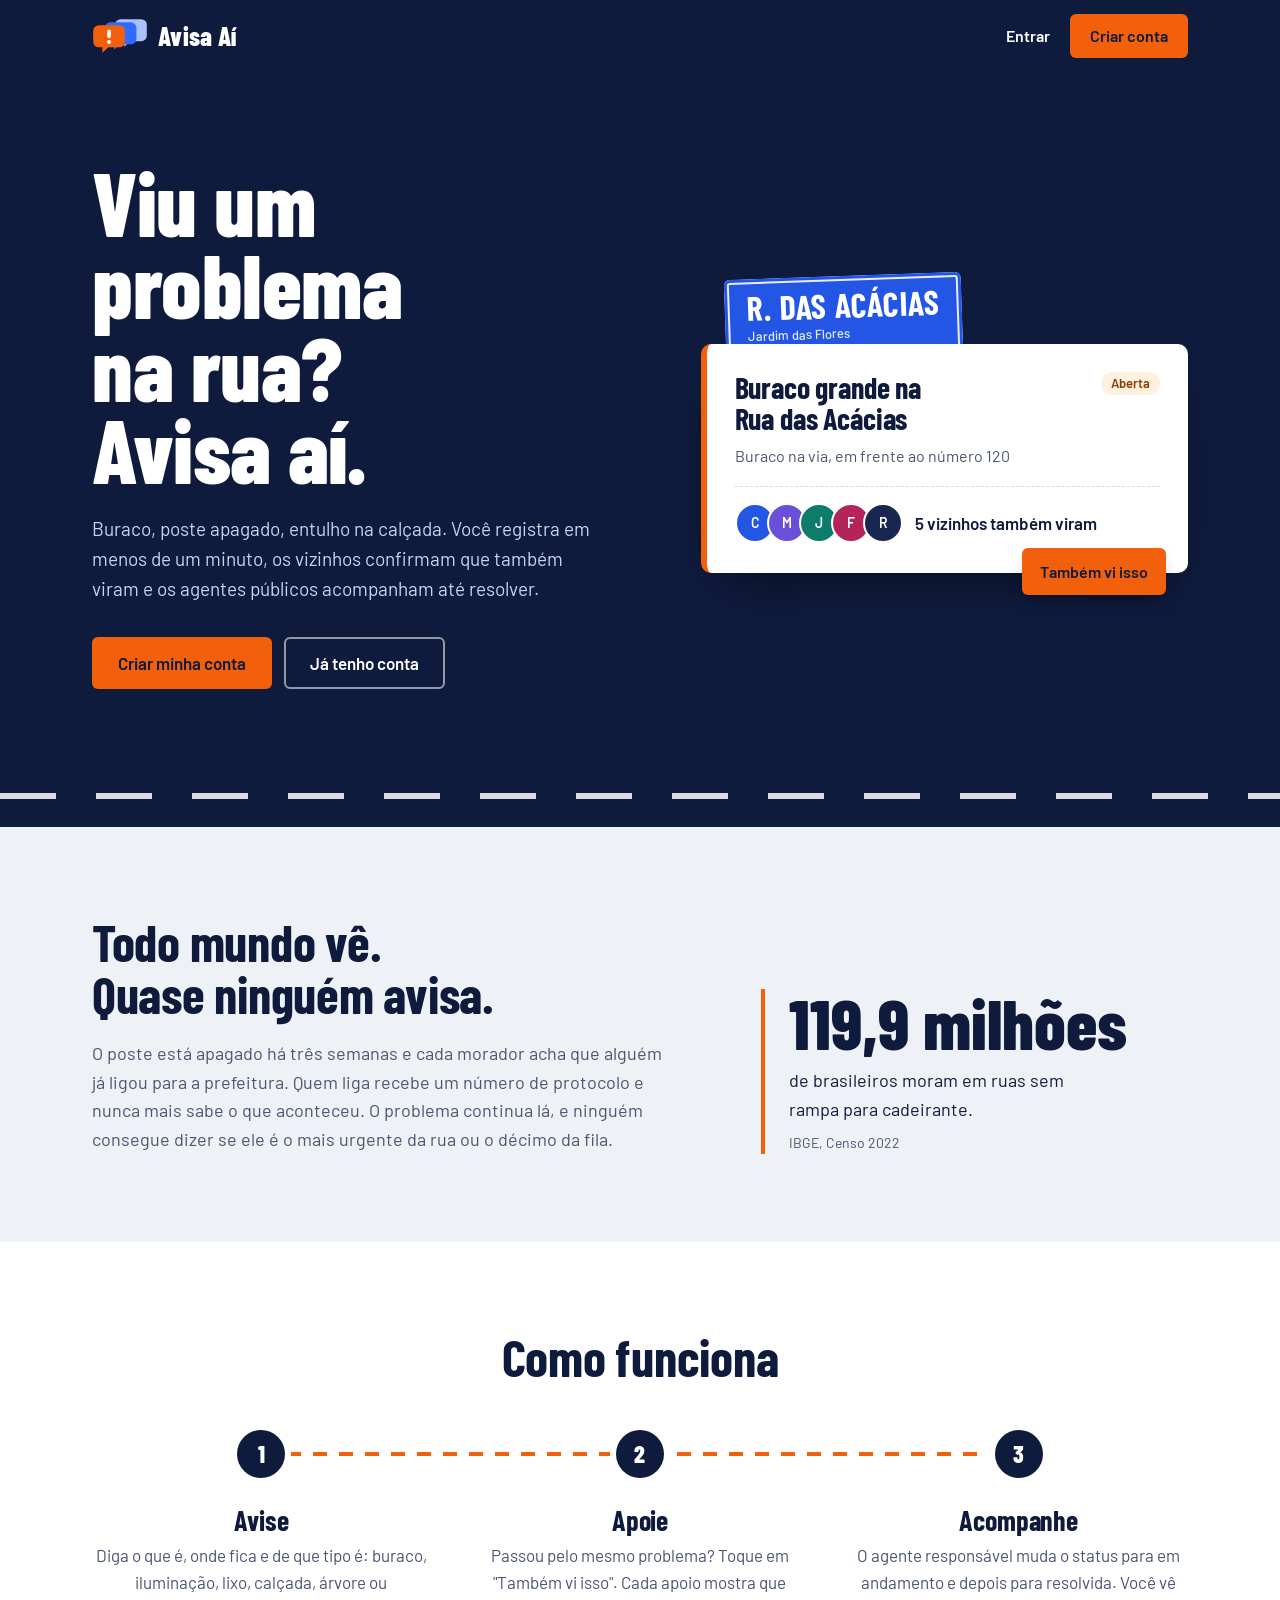
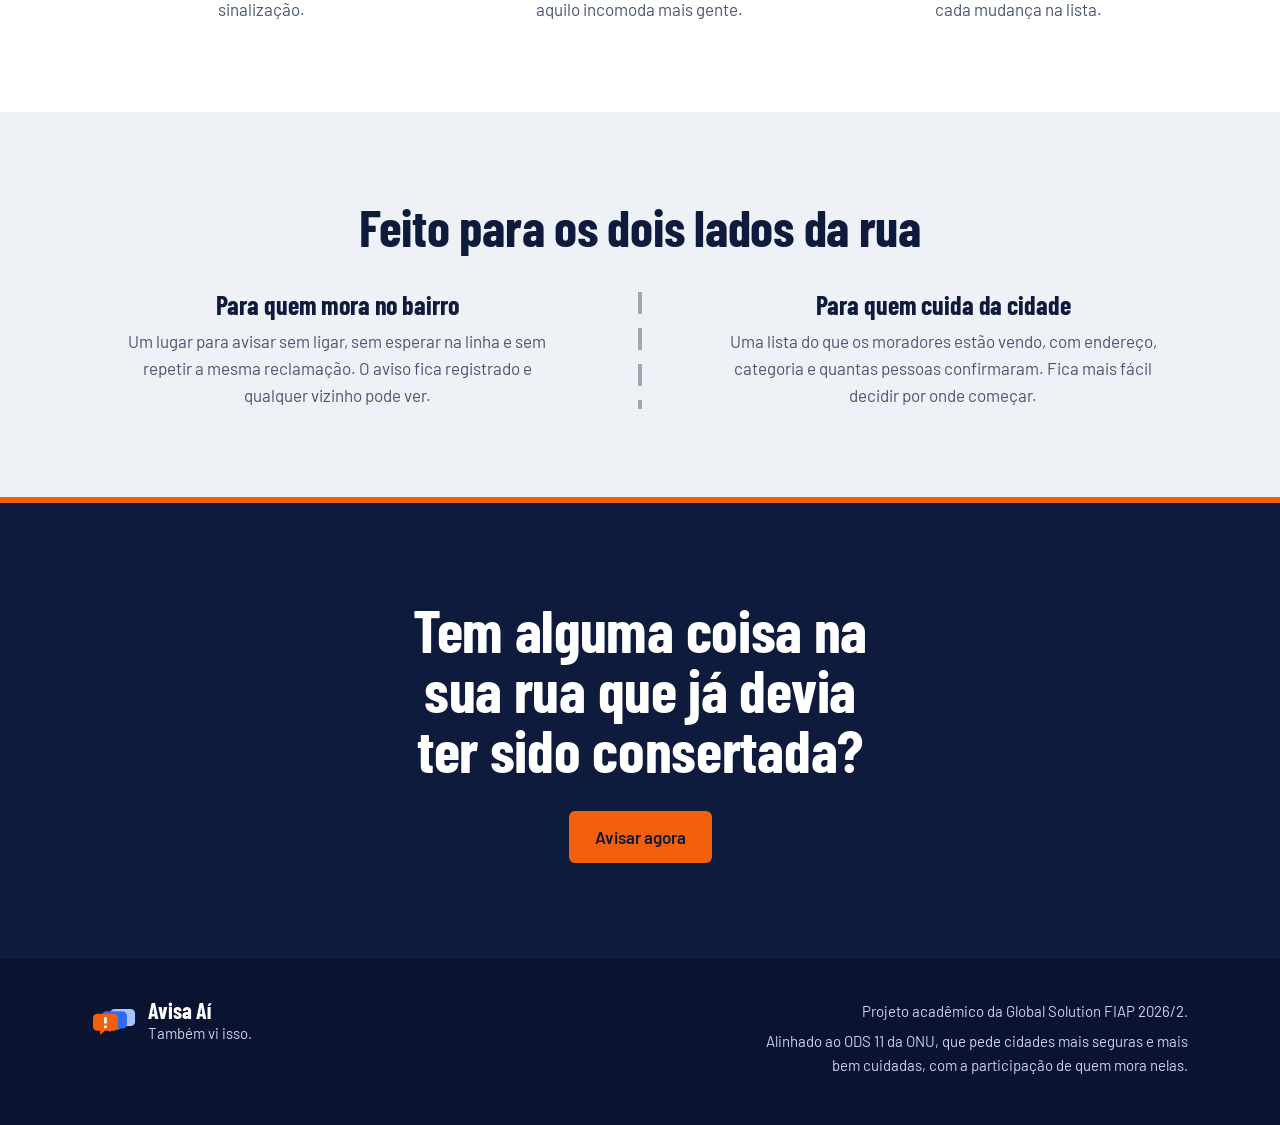
<file: frontend/index.html>
<!DOCTYPE html>
<html lang="pt-BR">
<head>
  <meta charset="UTF-8">
  <meta name="viewport" content="width=device-width, initial-scale=1">
  <meta name="description" content="Avisa Aí: registre buracos, postes apagados e entulho na calçada, veja quem também viu e acompanhe até resolver.">
  <title>Avisa Aí</title>
  <link rel="stylesheet" href="css/style.css">
  <link rel="icon" href="img/favicon.svg" type="image/svg+xml">
</head>
<body>
  <a href="#conteudo" class="pular-conteudo">Pular para o conteúdo</a>

  <header class="topo topo-inicio">
    <div class="topo-conteudo">
      <a href="index.html" class="marca">
        <img src="img/logo-simbolo.svg" alt="" width="56" height="36">
        <span>Avisa Aí</span>
      </a>
      <nav class="acoes-publicas" aria-label="Acesso à conta">
        <a href="login.html#entrar" class="link-claro">Entrar</a>
        <a href="login.html#cadastro" class="botao botao-cone">Criar conta</a>
      </nav>
    </div>
  </header>

  <main id="conteudo" class="pagina-inicial">

    <section class="hero" aria-labelledby="titulo-pagina">
      <div class="hero-conteudo">
        <div class="hero-texto">
          <h1 id="titulo-pagina">Viu um problema na rua? Avisa aí.</h1>
          <p>Buraco, poste apagado, entulho na calçada. Você registra em menos de um minuto, os vizinhos confirmam que também viram e os agentes públicos acompanham até resolver.</p>
          <div class="hero-botoes">
            <a href="login.html#cadastro" class="botao botao-cone botao-grande">Criar minha conta</a>
            <a href="login.html#entrar" class="botao botao-contorno botao-grande">Já tenho conta</a>
          </div>
        </div>

        <div class="cena" aria-hidden="true">
          <div class="placa">
            <span class="placa-rua">R. das Acácias</span>
            <span class="placa-bairro">Jardim das Flores</span>
          </div>
          <article class="cartao-demo">
            <div class="cartao-demo-topo">
              <h2>Buraco grande na Rua das Acácias</h2>
              <span class="etiqueta etiqueta-aberta">Aberta</span>
            </div>
            <p class="cartao-demo-meta">Buraco na via, em frente ao número 120</p>
            <div class="apoios">
              <ul class="vizinhos">
                <li class="v1">C</li>
                <li class="v2">M</li>
                <li class="v3">J</li>
                <li class="v4">F</li>
                <li class="v5">R</li>
              </ul>
              <span class="apoios-texto">5 vizinhos também viram</span>
            </div>
            <span class="botao-demo">Também vi isso</span>
          </article>
        </div>
      </div>
      <div class="faixa-rua"></div>
    </section>

    <section class="problema" aria-labelledby="titulo-problema">
      <div class="conteudo duas-colunas">
        <div class="problema-texto">
          <h2 id="titulo-problema">Todo mundo vê. Quase ninguém avisa.</h2>
          <p>O poste está apagado há três semanas e cada morador acha que alguém já ligou para a prefeitura. Quem liga recebe um número de protocolo e nunca mais sabe o que aconteceu. O problema continua lá, e ninguém consegue dizer se ele é o mais urgente da rua ou o décimo da fila.</p>
        </div>
        <figure class="dado">
          <p class="dado-numero">119,9 milhões</p>
          <figcaption>de brasileiros moram em ruas sem rampa para cadeirante. <cite>IBGE, Censo 2022</cite></figcaption>
        </figure>
      </div>
    </section>

    <section class="como" aria-labelledby="titulo-como">
      <div class="conteudo">
        <h2 id="titulo-como">Como funciona</h2>
        <ol class="trajeto">
          <li>
            <span class="parada">1</span>
            <h3>Avise</h3>
            <p>Diga o que é, onde fica e de que tipo é: buraco, iluminação, lixo, calçada, árvore ou sinalização.</p>
          </li>
          <li>
            <span class="parada">2</span>
            <h3>Apoie</h3>
            <p>Passou pelo mesmo problema? Toque em "Também vi isso". Cada apoio mostra que aquilo incomoda mais gente.</p>
          </li>
          <li>
            <span class="parada">3</span>
            <h3>Acompanhe</h3>
            <p>O agente responsável muda o status para em andamento e depois para resolvida. Você vê cada mudança na lista.</p>
          </li>
        </ol>
      </div>
    </section>

    <section class="lados" aria-labelledby="titulo-lados">
      <div class="conteudo">
        <h2 id="titulo-lados">Feito para os dois lados da rua</h2>
        <div class="calcadas">
          <div>
            <h3>Para quem mora no bairro</h3>
            <p>Um lugar para avisar sem ligar, sem esperar na linha e sem repetir a mesma reclamação. O aviso fica registrado e qualquer vizinho pode ver.</p>
          </div>
          <div class="canteiro" aria-hidden="true"></div>
          <div>
            <h3>Para quem cuida da cidade</h3>
            <p>Uma lista do que os moradores estão vendo, com endereço, categoria e quantas pessoas confirmaram. Fica mais fácil decidir por onde começar.</p>
          </div>
        </div>
      </div>
    </section>

    <section class="chamada" aria-labelledby="titulo-chamada">
      <div class="conteudo">
        <h2 id="titulo-chamada">Tem alguma coisa na sua rua que já devia ter sido consertada?</h2>
        <a href="login.html#cadastro" class="botao botao-cone botao-grande">Avisar agora</a>
      </div>
    </section>
  </main>

  <footer class="rodape-inicio">
    <div class="rodape-inicio-conteudo">
      <div class="rodape-inicio-marca">
        <img src="img/logo-simbolo.svg" alt="" width="44" height="28">
        <div>
          <strong>Avisa Aí</strong>
          <span>Também vi isso.</span>
        </div>
      </div>
      <div class="rodape-inicio-info">
        <p>Projeto acadêmico da Global Solution FIAP 2026/2.</p>
        <p>Alinhado ao ODS 11 da ONU, que pede cidades mais seguras e mais bem cuidadas, com a participação de quem mora nelas.</p>
      </div>
    </div>
  </footer>
</body>
</html>
</file>
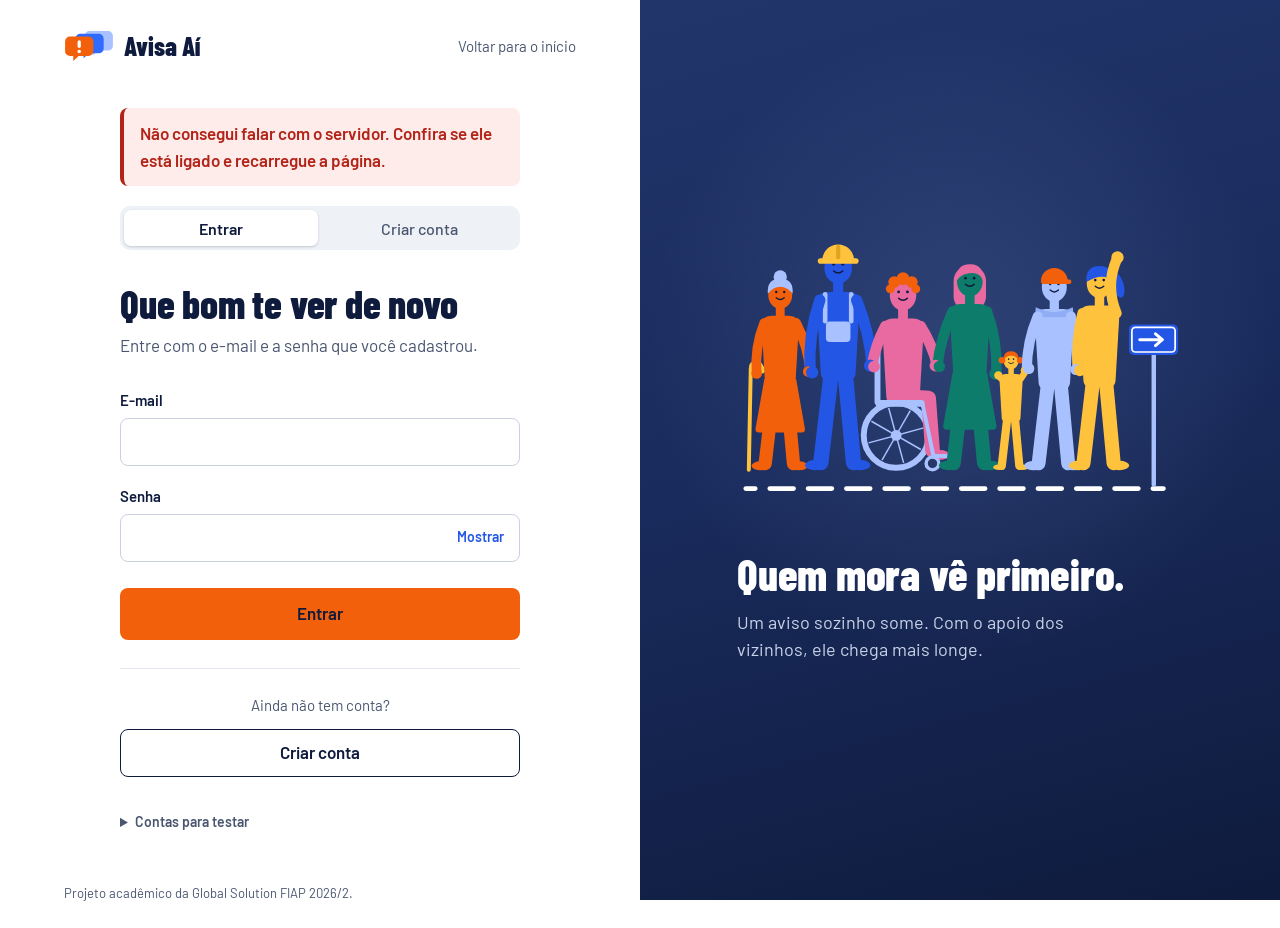
<file: frontend/gestao.html>
<!DOCTYPE html>
<html lang="pt-BR">
<head>
  <meta charset="UTF-8">
  <meta name="viewport" content="width=device-width, initial-scale=1">
  <meta name="description" content="Gestão de categorias e bairros do Avisa Aí, restrita a agentes.">
  <title>Gestão · Avisa Aí</title>
  <link rel="stylesheet" href="css/bootstrap-componentes.css">
  <link rel="stylesheet" href="css/style.css">
  <link rel="icon" href="img/favicon.svg" type="image/svg+xml">
</head>
<body data-pagina="so-agente">
  <a href="#conteudo" class="pular-conteudo">Pular para o conteúdo</a>

  <header class="topo">
    <div class="topo-conteudo">
      <a href="painel.html" class="marca">
        <img src="img/logo-simbolo.svg" alt="" width="56" height="36">
        <span>Avisa Aí</span>
      </a>
      <nav class="menu" aria-label="Menu principal">
        <ul>
          <li><a href="painel.html">Painel</a></li>
          <li><a href="ocorrencias.html">Ocorrências</a></li>
          <li><a href="relatorios.html">Relatórios</a></li>
          <li data-so-agente hidden><a href="usuarios.html">Usuários</a></li>
          <li data-so-agente hidden><a href="gestao.html">Gestão</a></li>
        </ul>
      </nav>
      <div class="area-usuario">
        <a href="ocorrencias.html#registrar" class="botao botao-cone botao-registrar-topo">
          <span aria-hidden="true">+</span>
          <span class="registrar-texto">Registrar ocorrência</span>
        </a>

        <div class="menu-conta">
          <button type="button" class="menu-conta-botao" id="botao-conta"
                  aria-expanded="false" aria-controls="painel-conta">
            <span class="visualmente-oculto">Menu da conta: </span>
            <span class="avatar-usuario" id="avatar-usuario" aria-hidden="true"></span>
            <span class="menu-conta-texto">
              <span class="menu-conta-nome" id="nome-usuario"></span>
              <span class="menu-conta-tipo" id="tipo-usuario"></span>
            </span>
            <svg class="menu-conta-seta" width="12" height="12" viewBox="0 0 12 12" aria-hidden="true" focusable="false">
              <path d="M2.5 4.5 6 8l3.5-3.5" fill="none" stroke="currentColor" stroke-width="1.8" stroke-linecap="round" stroke-linejoin="round"/>
            </svg>
          </button>

          <div class="menu-conta-painel" id="painel-conta" hidden>
            <div class="menu-conta-cabecalho">
              <strong id="conta-nome-completo"></strong>
              <span id="conta-email"></span>
            </div>
            <ul class="menu-conta-links">
              <li><a href="perfil.html">Seu perfil</a></li>
              <li><a href="perfil.html#seus-avisos">Seus avisos</a></li>
            </ul>
            <button type="button" class="menu-conta-sair" id="botao-sair">Sair</button>
          </div>
        </div>
      </div>
    </div>
  </header>

  <main id="conteudo" class="pilha pagina-gestao">
    <section class="cabecalho-pagina" aria-labelledby="titulo-pagina">
      <h1 id="titulo-pagina">Gestão</h1>
      <p>Organize as categorias e os bairros que aparecem nos formulários de ocorrência e de cadastro.</p>
    </section>

    <div id="conteudo-gestao" class="colunas colunas-iguais">
      <section class="painel" aria-labelledby="titulo-categoria">
        <div class="gestao-titulo">
          <h2 id="titulo-categoria" tabindex="-1">Categorias</h2>
          <span class="texto-suave" id="total-categoria"></span>
        </div>
        <form id="form-categoria" novalidate>
          <div class="gestao-form-linha">
            <div class="campo">
              <label for="nome-categoria" class="visualmente-oculto">Nome da categoria</label>
              <input type="text" id="nome-categoria" maxlength="80" autocomplete="off"
                     placeholder="Nova categoria" aria-describedby="erro-nome-categoria">
            </div>
            <button type="submit" class="botao botao-cone">Adicionar</button>
            <button type="button" class="botao botao-leve" id="cancelar-categoria" hidden>Cancelar</button>
          </div>
          <p class="erro-campo" id="erro-nome-categoria"></p>
          <p class="mensagem" id="mensagem-categoria" role="status" aria-live="polite"></p>
        </form>
        <ul class="lista-simples" id="lista-categoria" aria-live="polite">
          <li class="lista-estado">Carregando...</li>
        </ul>
      </section>

      <section class="painel" aria-labelledby="titulo-bairro">
        <div class="gestao-titulo">
          <h2 id="titulo-bairro" tabindex="-1">Bairros</h2>
          <span class="texto-suave" id="total-bairro"></span>
        </div>
        <form id="form-bairro" novalidate>
          <div class="gestao-form-linha">
            <div class="campo">
              <label for="nome-bairro" class="visualmente-oculto">Nome do bairro</label>
              <input type="text" id="nome-bairro" maxlength="80" autocomplete="off"
                     placeholder="Novo bairro" aria-describedby="erro-nome-bairro">
            </div>
            <button type="submit" class="botao botao-cone">Adicionar</button>
            <button type="button" class="botao botao-leve" id="cancelar-bairro" hidden>Cancelar</button>
          </div>
          <p class="erro-campo" id="erro-nome-bairro"></p>
          <p class="mensagem" id="mensagem-bairro" role="status" aria-live="polite"></p>
        </form>
        <ul class="lista-simples" id="lista-bairro" aria-live="polite">
          <li class="lista-estado">Carregando...</li>
        </ul>
      </section>
    </div>
  </main>

  <footer class="rodape-inicio">
    <div class="rodape-inicio-conteudo">
      <div class="rodape-inicio-marca">
        <img src="img/logo-simbolo.svg" alt="" width="44" height="28">
        <div>
          <strong>Avisa Aí</strong>
          <span>Também vi isso.</span>
        </div>
      </div>
      <div class="rodape-inicio-info">
        <p>Projeto acadêmico da Global Solution FIAP 2026/2.</p>
        <p>Alinhado ao ODS 11 da ONU, que pede cidades mais seguras e mais bem cuidadas, com a participação de quem mora nelas.</p>
      </div>
    </div>
  </footer>

  <script src="js/api.js"></script>
  <script src="js/sessao.js"></script>
  <script src="js/vendor/bootstrap.min.js"></script>
  <script src="js/componentes.js"></script>
  <script src="js/gestao.js"></script>
</body>
</html>
</file>
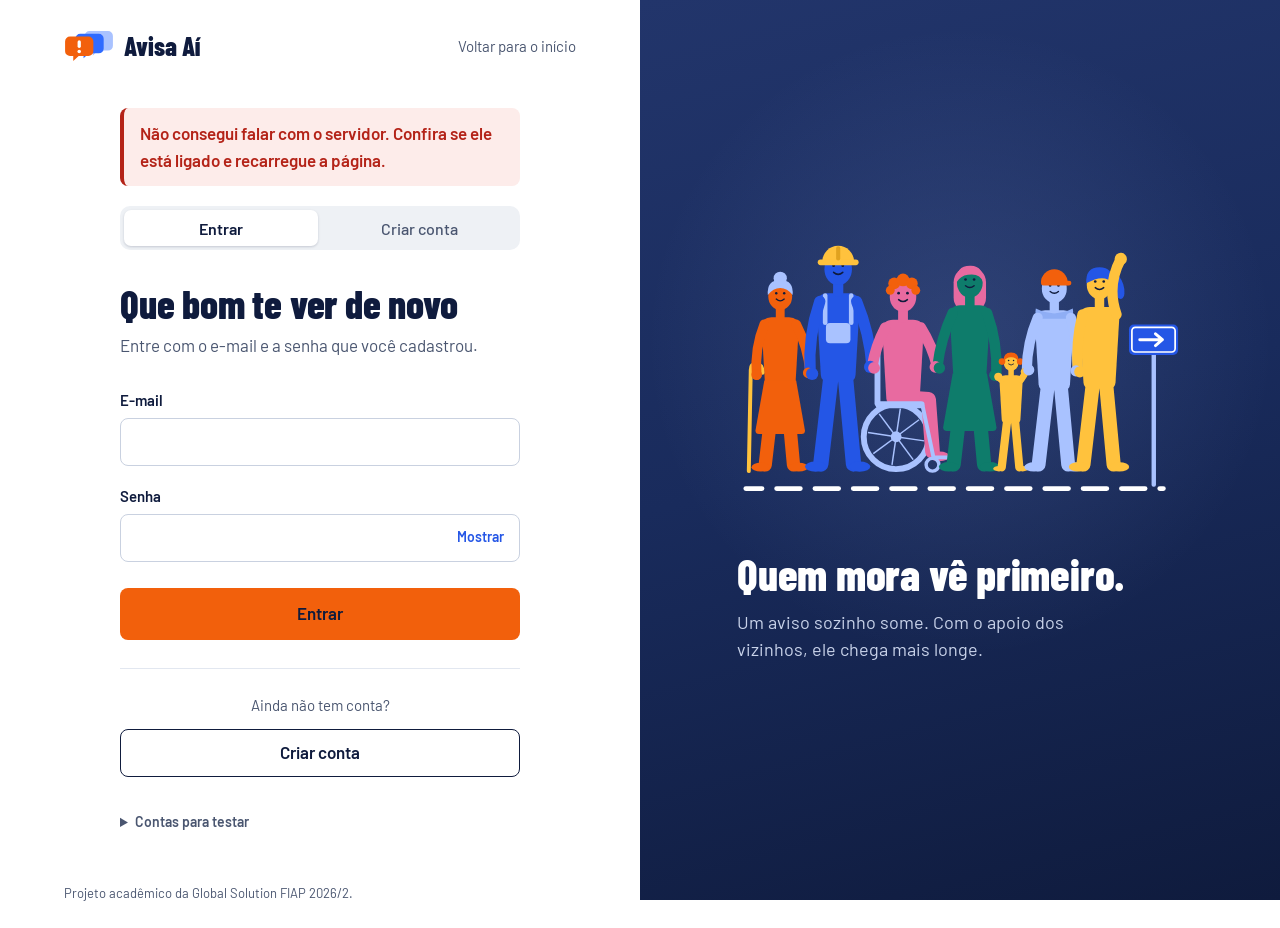
<file: frontend/login.html>
<!DOCTYPE html>
<html lang="pt-BR">
<head>
  <meta charset="UTF-8">
  <meta name="viewport" content="width=device-width, initial-scale=1">
  <meta name="description" content="Entre ou crie sua conta no Avisa Aí.">
  <title>Entrar · Avisa Aí</title>
  <link rel="stylesheet" href="css/style.css">
  <link rel="icon" href="img/favicon.svg" type="image/svg+xml">
</head>
<body>
  <a href="#conteudo" class="pular-conteudo">Pular para o conteúdo</a>

  <main id="conteudo" class="pagina-login">
    <section class="login-area" aria-label="Acesso à conta">
      <div class="login-topo">
        <a href="index.html" class="login-marca">
          <img src="img/logo-simbolo.svg" alt="" width="50" height="32">
          <span>Avisa Aí</span>
        </a>
        <a href="index.html" class="login-voltar">Voltar para o início</a>
      </div>

      <div class="login-centro">
        <div class="cartao-login">
          <div class="abas" role="tablist" aria-label="Entrar ou criar conta">
            <button type="button" class="aba" id="aba-entrar" role="tab" tabindex="0"
                    aria-controls="caixa-entrar" aria-selected="true">Entrar</button>
            <button type="button" class="aba" id="aba-cadastro" role="tab" tabindex="-1"
                    aria-controls="caixa-cadastro" aria-selected="false">Criar conta</button>
          </div>

          <div class="caixa-login" id="caixa-entrar" role="tabpanel" aria-labelledby="aba-entrar">
            <h1>Que bom te ver de novo</h1>
            <p class="texto-suave">Entre com o e-mail e a senha que você cadastrou.</p>

            <form id="form-entrar" novalidate>
              <div class="campo">
                <label for="email-entrar">E-mail</label>
                <input type="email" id="email-entrar" name="email" maxlength="120" autocomplete="email"
                       aria-describedby="erro-email-entrar">
                <p class="erro-campo" id="erro-email-entrar"></p>
              </div>

              <div class="campo">
                <label for="senha-entrar">Senha</label>
                <div class="campo-senha">
                  <input type="password" id="senha-entrar" name="senha" autocomplete="current-password"
                         aria-describedby="erro-senha-entrar">
                  <button type="button" class="botao-mostrar" id="mostrar-senha-entrar"
                          aria-controls="senha-entrar" aria-pressed="false">Mostrar</button>
                </div>
                <p class="erro-campo" id="erro-senha-entrar"></p>
              </div>

              <button type="submit" class="botao botao-cone botao-largo" id="botao-entrar">Entrar</button>
              <p class="mensagem" id="mensagem-entrar" role="status" aria-live="polite"></p>
            </form>

            <div class="troca-aba">
              <p>Ainda não tem conta?</p>
              <button type="button" class="botao botao-linha botao-largo" data-ir-para="cadastro">Criar conta</button>
            </div>
          </div>

          <div class="caixa-login" id="caixa-cadastro" role="tabpanel" aria-labelledby="aba-cadastro" hidden>
            <h1>Crie sua conta</h1>
            <p class="texto-suave">Leva menos de um minuto. Você só precisa de <span class="sem-quebra">um e-mail.</span></p>

            <form id="form-cadastro" novalidate>
              <div class="campo">
                <label for="nome-cadastro">Nome</label>
                <input type="text" id="nome-cadastro" name="nome" maxlength="100" autocomplete="name"
                       aria-describedby="erro-nome-cadastro">
                <p class="erro-campo" id="erro-nome-cadastro"></p>
              </div>

              <div class="campo">
                <label for="email-cadastro">E-mail</label>
                <input type="email" id="email-cadastro" name="email" maxlength="120" autocomplete="email"
                       aria-describedby="erro-email-cadastro">
                <p class="erro-campo" id="erro-email-cadastro"></p>
              </div>

              <div class="campo">
                <label for="bairro-cadastro">Bairro</label>
                <select id="bairro-cadastro" name="bairro" aria-describedby="erro-bairro-cadastro">
                  <option value="">Carregando...</option>
                </select>
                <p class="erro-campo" id="erro-bairro-cadastro"></p>
              </div>

              <div class="campos-lado">
                <div class="campo">
                  <label for="senha-cadastro">Senha</label>
                  <input type="password" id="senha-cadastro" name="senha" autocomplete="new-password"
                         aria-describedby="erro-senha-cadastro">
                  <p class="erro-campo" id="erro-senha-cadastro"></p>
                </div>

                <div class="campo">
                  <label for="confirmar-cadastro">Confirmar senha</label>
                  <input type="password" id="confirmar-cadastro" name="confirmar" autocomplete="new-password"
                         aria-describedby="erro-confirmar-cadastro">
                  <p class="erro-campo" id="erro-confirmar-cadastro"></p>
                </div>
              </div>

              <button type="submit" class="botao botao-cone botao-largo" id="botao-cadastrar">Criar conta</button>
              <p class="mensagem" id="mensagem-cadastro" role="status" aria-live="polite"></p>
              <p class="nota-pequena">Contas de agente são criadas pela equipe da prefeitura. Se você trabalha lá, peça o acesso ao responsável pela sua equipe.</p>
            </form>

            <div class="troca-aba">
              <p>Já tem conta?</p>
              <button type="button" class="botao botao-linha botao-largo" data-ir-para="entrar">Entrar</button>
            </div>
          </div>

          <!--contas de teste para a avaliação (as mesmas da carga do sql/avisa_ai.sql)-->
          <details class="contas-teste" id="contas-teste">
            <summary>Contas para testar</summary>
            <ul>
              <li>Morador: ana.souza@exemplo.com</li>
              <li>Agente: patricia.mendes@exemplo.com</li>
              <li>Senha das duas: avisa123</li>
            </ul>
          </details>
        </div>
      </div>

      <p class="login-credito">Projeto acadêmico da Global Solution FIAP 2026/2.</p>
    </section>

    <div class="login-lado">
      <div class="login-grupo">
        <img src="img/login-comunidade.svg" alt="" class="login-ilustracao" width="908" height="525">
        <div class="login-chamada">
          <h2>Quem mora vê primeiro.</h2>
          <p>Um aviso sozinho some. Com o apoio dos vizinhos, ele chega mais longe.</p>
        </div>
      </div>
    </div>
  </main>

  <script src="js/api.js"></script>
  <script src="js/sessao.js"></script>
  <script src="js/login.js"></script>
</body>
</html>
</file>
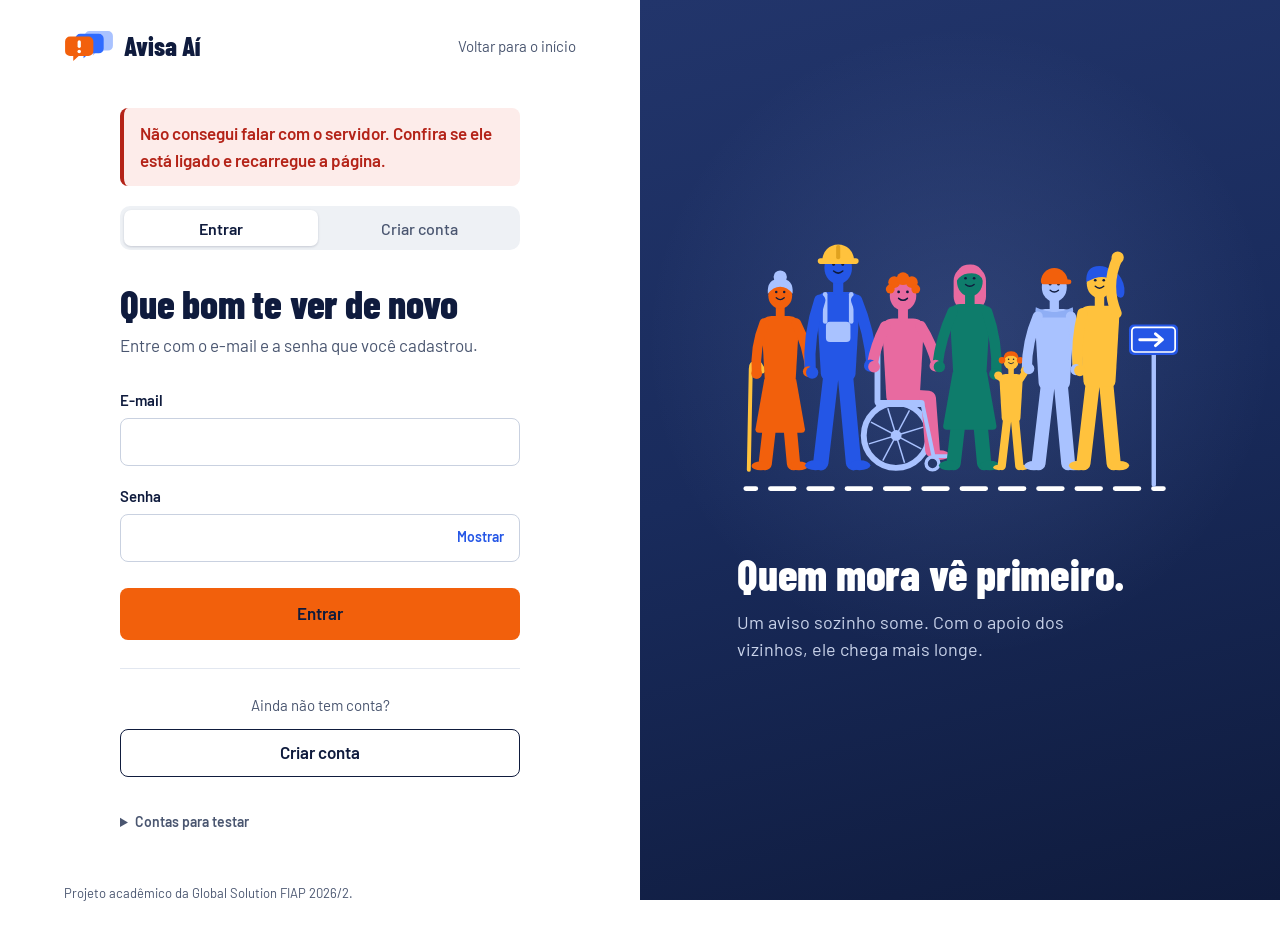
<file: frontend/ocorrencias.html>
<!DOCTYPE html>
<html lang="pt-BR">
<head>
  <meta charset="UTF-8">
  <meta name="viewport" content="width=device-width, initial-scale=1">
  <meta name="description" content="Registre, apoie e acompanhe as ocorrências do seu bairro.">
  <title>Ocorrências · Avisa Aí</title>
  <link rel="stylesheet" href="css/style.css">
  <link rel="icon" href="img/favicon.svg" type="image/svg+xml">
</head>
<body data-pagina="privada">
  <a href="#conteudo" class="pular-conteudo">Pular para o conteúdo</a>

  <header class="topo">
    <div class="topo-conteudo">
      <a href="painel.html" class="marca">
        <img src="img/logo-simbolo.svg" alt="" width="56" height="36">
        <span>Avisa Aí</span>
      </a>
      <nav class="menu" aria-label="Menu principal">
        <ul>
          <li><a href="painel.html">Painel</a></li>
          <li><a href="ocorrencias.html">Ocorrências</a></li>
          <li><a href="relatorios.html">Relatórios</a></li>
          <li data-so-agente hidden><a href="usuarios.html">Usuários</a></li>
          <li data-so-agente hidden><a href="gestao.html">Gestão</a></li>
        </ul>
      </nav>
      <div class="area-usuario">
        <a href="ocorrencias.html#registrar" class="botao botao-cone botao-registrar-topo">
          <span aria-hidden="true">+</span>
          <span class="registrar-texto">Registrar ocorrência</span>
        </a>

        <div class="menu-conta">
          <button type="button" class="menu-conta-botao" id="botao-conta"
                  aria-expanded="false" aria-controls="painel-conta">
            <span class="visualmente-oculto">Menu da conta: </span>
            <span class="avatar-usuario" id="avatar-usuario" aria-hidden="true"></span>
            <span class="menu-conta-texto">
              <span class="menu-conta-nome" id="nome-usuario"></span>
              <span class="menu-conta-tipo" id="tipo-usuario"></span>
            </span>
            <svg class="menu-conta-seta" width="12" height="12" viewBox="0 0 12 12" aria-hidden="true" focusable="false">
              <path d="M2.5 4.5 6 8l3.5-3.5" fill="none" stroke="currentColor" stroke-width="1.8" stroke-linecap="round" stroke-linejoin="round"/>
            </svg>
          </button>

          <div class="menu-conta-painel" id="painel-conta" hidden>
            <div class="menu-conta-cabecalho">
              <strong id="conta-nome-completo"></strong>
              <span id="conta-email"></span>
            </div>
            <ul class="menu-conta-links">
              <li><a href="perfil.html">Seu perfil</a></li>
              <li><a href="perfil.html#seus-avisos">Seus avisos</a></li>
            </ul>
            <button type="button" class="menu-conta-sair" id="botao-sair">Sair</button>
          </div>
        </div>
      </div>
    </div>
  </header>

  <main id="conteudo" class="pagina-ocorrencias">
    <section class="cabecalho-pagina" aria-labelledby="titulo-pagina">
      <h1 id="titulo-pagina">Ocorrências</h1>
      <p>Registre um problema ou apoie o que os vizinhos já avisaram.</p>
    </section>

    <div class="colunas">
      <!--no celular o formulário começa fechado-->
      <button type="button" class="botao botao-cone botao-largo" id="abrir-formulario"
              aria-expanded="false" aria-controls="painel-formulario" hidden>Registrar ocorrência</button>
      <section class="painel painel-formulario" id="painel-formulario" aria-labelledby="titulo-formulario">
        <h2 id="titulo-formulario">Registrar ocorrência</h2>

        <form id="form-ocorrencia" novalidate>
          <fieldset>
            <div class="campo">
              <label for="titulo">Título</label>
              <input type="text" id="titulo" name="titulo" maxlength="120" autocomplete="off"
                     placeholder="Ex.: Buraco grande na Rua das Acácias" aria-describedby="erro-titulo">
              <p class="erro-campo" id="erro-titulo"></p>
            </div>

            <div class="campo">
              <label for="descricao">
                Descrição <span class="opcional">(opcional)</span>
                <span class="contador" id="contador-descricao">0/500</span>
              </label>
              <textarea id="descricao" name="descricao" maxlength="500" rows="3"
                        placeholder="Explique o risco ou o incômodo" aria-describedby="erro-descricao"></textarea>
              <p class="erro-campo" id="erro-descricao"></p>
            </div>

            <div class="campo">
              <label for="endereco">Endereço</label>
              <input type="text" id="endereco" name="endereco" maxlength="200" autocomplete="off"
                     placeholder="Rua, número ou ponto de referência" aria-describedby="erro-endereco">
              <p class="erro-campo" id="erro-endereco"></p>
            </div>

            <div class="campo">
              <label for="categoria">Categoria</label>
              <select id="categoria" name="categoria" aria-describedby="erro-categoria">
                <option value="">Carregando...</option>
              </select>
              <p class="erro-campo" id="erro-categoria"></p>
            </div>

            <div class="campo">
              <label for="bairro">Bairro</label>
              <select id="bairro" name="bairro" aria-describedby="erro-bairro">
                <option value="">Carregando...</option>
              </select>
              <p class="erro-campo" id="erro-bairro"></p>
            </div>

            <div class="botoes-formulario">
              <button type="submit" class="botao botao-cone botao-largo" id="botao-enviar">Registrar</button>
              <button type="button" class="botao botao-secundario" id="botao-cancelar" hidden>Cancelar</button>
            </div>
          </fieldset>
          <p class="mensagem" id="mensagem-formulario" role="status" aria-live="polite"></p>
        </form>
      </section>

      <section class="pilha-lista" aria-labelledby="titulo-lista">
        <div class="titulo-com-acao">
          <h2 id="titulo-lista">Ocorrências registradas</h2>
          <span class="texto-suave" id="total-lista" aria-live="polite"></span>
        </div>

        <div class="filtros-linha">
          <div class="filtro-status-botoes" role="group" aria-label="Filtrar por status">
            <button type="button" class="filtro-status" data-status="" aria-pressed="true">Todas <span class="filtro-total"></span></button>
            <button type="button" class="filtro-status" data-status="ABERTA" aria-pressed="false">Abertas <span class="filtro-total"></span></button>
            <button type="button" class="filtro-status" data-status="EM_ANDAMENTO" aria-pressed="false">Em andamento <span class="filtro-total"></span></button>
            <button type="button" class="filtro-status" data-status="RESOLVIDA" aria-pressed="false">Resolvidas <span class="filtro-total"></span></button>
          </div>

          <div class="campo filtro-bairro-campo">
            <label for="filtro-bairro">Bairro</label>
            <select id="filtro-bairro">
              <option value="">Todos</option>
            </select>
          </div>

          <div class="campo" hidden>
            <label for="filtro-status">Status</label>
            <select id="filtro-status">
              <option value="">Todos</option>
              <option value="ABERTA">Aberta</option>
              <option value="EM_ANDAMENTO">Em andamento</option>
              <option value="RESOLVIDA">Resolvida</option>
            </select>
          </div>
        </div>

        <p class="mensagem" id="mensagem-lista" role="status" aria-live="polite"></p>
        <ul class="lista-cartoes" id="lista-ocorrencias" aria-live="polite">
          <li class="lista-estado">Carregando...</li>
        </ul>
      </section>
    </div>
  </main>

  <footer class="rodape-inicio">
    <div class="rodape-inicio-conteudo">
      <div class="rodape-inicio-marca">
        <img src="img/logo-simbolo.svg" alt="" width="44" height="28">
        <div>
          <strong>Avisa Aí</strong>
          <span>Também vi isso.</span>
        </div>
      </div>
      <div class="rodape-inicio-info">
        <p>Projeto acadêmico da Global Solution FIAP 2026/2.</p>
        <p>Alinhado ao ODS 11 da ONU, que pede cidades mais seguras e mais bem cuidadas, com a participação de quem mora nelas.</p>
      </div>
    </div>
  </footer>

  <script src="js/api.js"></script>
  <script src="js/sessao.js"></script>
  <script src="js/ocorrencias.js"></script>
</body>
</html>
</file>
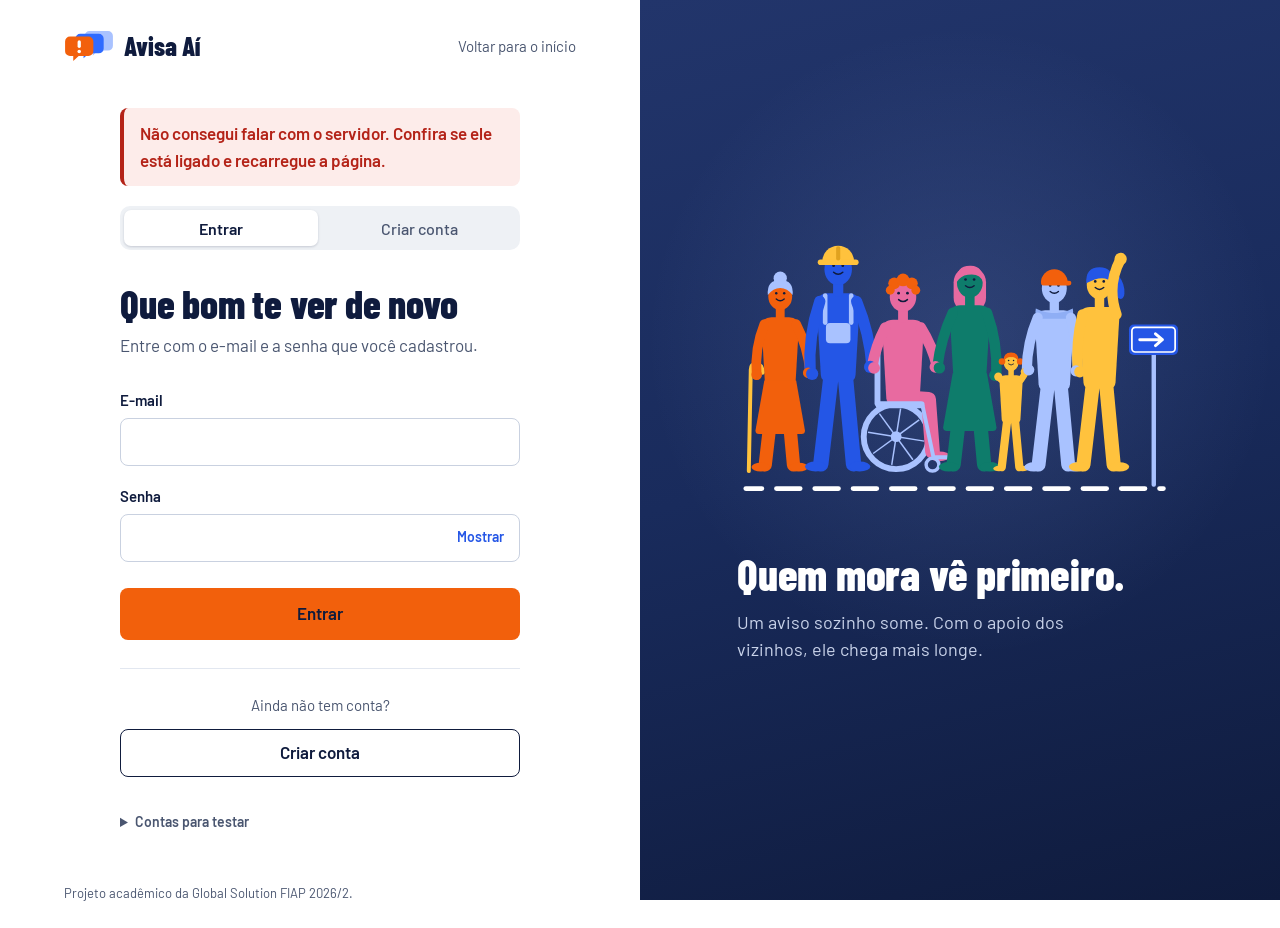
<file: frontend/painel.html>
<!DOCTYPE html>
<html lang="pt-BR">
<head>
  <meta charset="UTF-8">
  <meta name="viewport" content="width=device-width, initial-scale=1">
  <meta name="description" content="Seu painel no Avisa Aí: o que está acontecendo no seu bairro e o que pede atenção primeiro.">
  <title>Painel · Avisa Aí</title>
  <link rel="stylesheet" href="css/style.css">
  <link rel="icon" href="img/favicon.svg" type="image/svg+xml">
</head>
<body data-pagina="privada">
  <a href="#conteudo" class="pular-conteudo">Pular para o conteúdo</a>

  <header class="topo">
    <div class="topo-conteudo">
      <a href="painel.html" class="marca">
        <img src="img/logo-simbolo.svg" alt="" width="56" height="36">
        <span>Avisa Aí</span>
      </a>
      <nav class="menu" aria-label="Menu principal">
        <ul>
          <li><a href="painel.html">Painel</a></li>
          <li><a href="ocorrencias.html">Ocorrências</a></li>
          <li><a href="relatorios.html">Relatórios</a></li>
          <li data-so-agente hidden><a href="usuarios.html">Usuários</a></li>
          <li data-so-agente hidden><a href="gestao.html">Gestão</a></li>
        </ul>
      </nav>
      <div class="area-usuario">
        <a href="ocorrencias.html#registrar" class="botao botao-cone botao-registrar-topo">
          <span aria-hidden="true">+</span>
          <span class="registrar-texto">Registrar ocorrência</span>
        </a>

        <div class="menu-conta">
          <button type="button" class="menu-conta-botao" id="botao-conta"
                  aria-expanded="false" aria-controls="painel-conta">
            <span class="visualmente-oculto">Menu da conta: </span>
            <span class="avatar-usuario" id="avatar-usuario" aria-hidden="true"></span>
            <span class="menu-conta-texto">
              <span class="menu-conta-nome" id="nome-usuario"></span>
              <span class="menu-conta-tipo" id="tipo-usuario"></span>
            </span>
            <svg class="menu-conta-seta" width="12" height="12" viewBox="0 0 12 12" aria-hidden="true" focusable="false">
              <path d="M2.5 4.5 6 8l3.5-3.5" fill="none" stroke="currentColor" stroke-width="1.8" stroke-linecap="round" stroke-linejoin="round"/>
            </svg>
          </button>

          <div class="menu-conta-painel" id="painel-conta" hidden>
            <div class="menu-conta-cabecalho">
              <strong id="conta-nome-completo"></strong>
              <span id="conta-email"></span>
            </div>
            <ul class="menu-conta-links">
              <li><a href="perfil.html">Seu perfil</a></li>
              <li><a href="perfil.html#seus-avisos">Seus avisos</a></li>
            </ul>
            <button type="button" class="menu-conta-sair" id="botao-sair">Sair</button>
          </div>
        </div>
      </div>
    </div>
  </header>

  <main id="conteudo" class="pagina-painel">
    <!--texto e botões vem do inicio.js-->
    <section class="painel-saudacao" aria-labelledby="titulo-pagina">
      <div class="painel-largura">
        <h1 id="titulo-pagina">Olá.</h1>
        <p id="texto-saudacao"></p>
        <div class="painel-botoes" id="botoes-saudacao"></div>
      </div>
    </section>

    <div class="painel-largura painel-corpo">
      <section class="painel-situacao" aria-labelledby="titulo-situacao">
        <h2 id="titulo-situacao">Todos os avisos até agora</h2>
        <div id="situacao" aria-live="polite">
          <p class="painel-estado">Carregando...</p>
        </div>
      </section>

      <div class="painel-colunas">
        <section class="painel-bloco" aria-labelledby="titulo-principal">
          <h2 id="titulo-principal">Carregando...</h2>
          <div class="painel-bloco-conteudo" id="conteudo-principal" aria-live="polite">
            <p class="painel-estado">Carregando...</p>
          </div>
        </section>

        <section class="painel-bloco" aria-labelledby="titulo-recentes">
          <h2 id="titulo-recentes">Avisos recentes</h2>
          <div class="painel-bloco-conteudo" id="conteudo-recentes" aria-live="polite">
            <p class="painel-estado">Carregando...</p>
          </div>
        </section>
      </div>
    </div>
  </main>

  <footer class="rodape-inicio">
    <div class="rodape-inicio-conteudo">
      <div class="rodape-inicio-marca">
        <img src="img/logo-simbolo.svg" alt="" width="44" height="28">
        <div>
          <strong>Avisa Aí</strong>
          <span>Também vi isso.</span>
        </div>
      </div>
      <div class="rodape-inicio-info">
        <p>Projeto acadêmico da Global Solution FIAP 2026/2.</p>
        <p>Alinhado ao ODS 11 da ONU, que pede cidades mais seguras e mais bem cuidadas, com a participação de quem mora nelas.</p>
      </div>
    </div>
  </footer>

  <script src="js/api.js"></script>
  <script src="js/sessao.js"></script>
  <script src="js/inicio.js"></script>
</body>
</html>
</file>
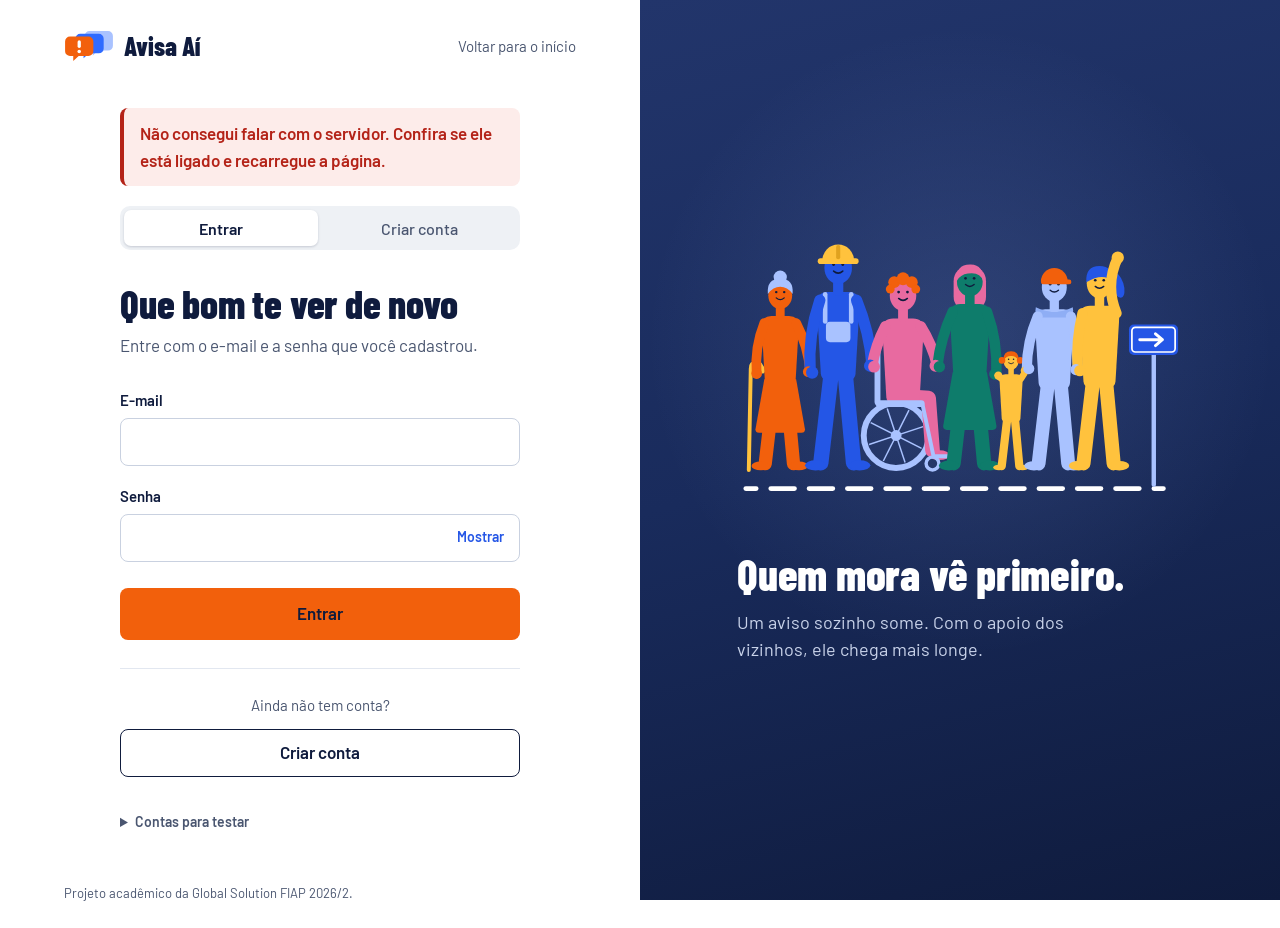
<file: frontend/perfil.html>
<!DOCTYPE html>
<html lang="pt-BR">
<head>
  <meta charset="UTF-8">
  <meta name="viewport" content="width=device-width, initial-scale=1">
  <meta name="description" content="Seu perfil no Avisa Aí: seus dados, sua senha e os avisos que você registrou.">
  <title>Seu perfil · Avisa Aí</title>
  <link rel="stylesheet" href="css/style.css">
  <link rel="icon" href="img/favicon.svg" type="image/svg+xml">
</head>
<body data-pagina="privada">
  <a href="#conteudo" class="pular-conteudo">Pular para o conteúdo</a>

  <header class="topo">
    <div class="topo-conteudo">
      <a href="painel.html" class="marca">
        <img src="img/logo-simbolo.svg" alt="" width="56" height="36">
        <span>Avisa Aí</span>
      </a>
      <nav class="menu" aria-label="Menu principal">
        <ul>
          <li><a href="painel.html">Painel</a></li>
          <li><a href="ocorrencias.html">Ocorrências</a></li>
          <li><a href="relatorios.html">Relatórios</a></li>
          <li data-so-agente hidden><a href="usuarios.html">Usuários</a></li>
          <li data-so-agente hidden><a href="gestao.html">Gestão</a></li>
        </ul>
      </nav>
      <div class="area-usuario">
        <a href="ocorrencias.html#registrar" class="botao botao-cone botao-registrar-topo">
          <span aria-hidden="true">+</span>
          <span class="registrar-texto">Registrar ocorrência</span>
        </a>

        <div class="menu-conta">
          <button type="button" class="menu-conta-botao" id="botao-conta"
                  aria-expanded="false" aria-controls="painel-conta">
            <span class="visualmente-oculto">Menu da conta: </span>
            <span class="avatar-usuario" id="avatar-usuario" aria-hidden="true"></span>
            <span class="menu-conta-texto">
              <span class="menu-conta-nome" id="nome-usuario"></span>
              <span class="menu-conta-tipo" id="tipo-usuario"></span>
            </span>
            <svg class="menu-conta-seta" width="12" height="12" viewBox="0 0 12 12" aria-hidden="true" focusable="false">
              <path d="M2.5 4.5 6 8l3.5-3.5" fill="none" stroke="currentColor" stroke-width="1.8" stroke-linecap="round" stroke-linejoin="round"/>
            </svg>
          </button>

          <div class="menu-conta-painel" id="painel-conta" hidden>
            <div class="menu-conta-cabecalho">
              <strong id="conta-nome-completo"></strong>
              <span id="conta-email"></span>
            </div>
            <ul class="menu-conta-links">
              <li><a href="perfil.html">Seu perfil</a></li>
              <li><a href="perfil.html#seus-avisos">Seus avisos</a></li>
            </ul>
            <button type="button" class="menu-conta-sair" id="botao-sair">Sair</button>
          </div>
        </div>
      </div>
    </div>
  </header>

  <main id="conteudo" class="pilha pagina-perfil">
    <section class="cabecalho-pagina" aria-labelledby="titulo-pagina">
      <h1 id="titulo-pagina">Seu perfil</h1>
      <p>Mantenha seus dados em dia. O bairro que você escolher aqui é o que aparece no seu painel.</p>
    </section>

    <div class="perfil-colunas">
      <div class="perfil-coluna">
        <section class="painel" aria-labelledby="titulo-dados">
          <h2 id="titulo-dados">Seus dados</h2>

          <div class="perfil-identidade">
            <span class="perfil-avatar" id="perfil-inicial" aria-hidden="true"></span>
            <div class="perfil-identidade-texto">
              <strong id="perfil-nome-completo">Carregando...</strong>
              <span class="etiqueta-papel" id="perfil-tipo"></span>
            </div>
          </div>

          <form id="form-dados" novalidate>
            <fieldset id="campos-dados" disabled>
              <div class="campo">
                <label for="perfil-nome">Nome</label>
                <input type="text" id="perfil-nome" name="nome" maxlength="100" autocomplete="name"
                       aria-describedby="erro-perfil-nome">
                <p class="erro-campo" id="erro-perfil-nome"></p>
              </div>

              <div class="campo">
                <label for="perfil-email">E-mail</label>
                <input type="email" id="perfil-email" name="email" maxlength="120" autocomplete="email"
                       aria-describedby="erro-perfil-email">
                <p class="erro-campo" id="erro-perfil-email"></p>
              </div>

              <div class="campo">
                <label for="perfil-bairro">Bairro</label>
                <select id="perfil-bairro" name="bairro" aria-describedby="erro-perfil-bairro">
                  <option value="">Carregando...</option>
                </select>
                <p class="erro-campo" id="erro-perfil-bairro"></p>
              </div>

              <p class="perfil-tipo-conta" id="perfil-tipo-conta"></p>

              <button type="submit" class="botao botao-cone botao-largo" id="botao-salvar-dados" disabled>Salvar alterações</button>
            </fieldset>
            <p class="mensagem" id="mensagem-dados" role="status" aria-live="polite"></p>
          </form>
        </section>

        <section class="painel" aria-labelledby="titulo-senha">
          <h2 id="titulo-senha">Trocar senha</h2>

          <form id="form-senha" novalidate>
            <div class="campo">
              <label for="senha-atual">Senha atual</label>
              <div class="campo-senha">
                <input type="password" id="senha-atual" name="senhaAtual" autocomplete="current-password"
                       aria-describedby="erro-senha-atual">
                <button type="button" class="botao-mostrar" aria-controls="senha-atual" aria-pressed="false">Mostrar</button>
              </div>
              <p class="erro-campo" id="erro-senha-atual"></p>
            </div>

            <div class="campo">
              <label for="senha-nova">Nova senha</label>
              <div class="campo-senha">
                <input type="password" id="senha-nova" name="novaSenha" autocomplete="new-password"
                       aria-describedby="erro-senha-nova">
                <button type="button" class="botao-mostrar" aria-controls="senha-nova" aria-pressed="false">Mostrar</button>
              </div>
              <p class="erro-campo" id="erro-senha-nova"></p>
            </div>

            <div class="campo">
              <label for="senha-confirmar">Confirmar nova senha</label>
              <div class="campo-senha">
                <input type="password" id="senha-confirmar" name="confirmar" autocomplete="new-password"
                       aria-describedby="erro-senha-confirmar">
                <button type="button" class="botao-mostrar" aria-controls="senha-confirmar" aria-pressed="false">Mostrar</button>
              </div>
              <p class="erro-campo" id="erro-senha-confirmar"></p>
            </div>

            <button type="submit" class="botao botao-leve botao-leve-contorno" id="botao-trocar-senha">Trocar senha</button>
            <p class="mensagem" id="mensagem-senha" role="status" aria-live="polite"></p>
          </form>
        </section>
      </div>

      <section class="painel" id="seus-avisos" aria-labelledby="titulo-avisos">
        <h2 id="titulo-avisos">Seus avisos</h2>
        <div id="meus-avisos" aria-live="polite">
          <p class="texto-suave">Carregando...</p>
        </div>
      </section>
    </div>
  </main>

  <footer class="rodape-inicio">
    <div class="rodape-inicio-conteudo">
      <div class="rodape-inicio-marca">
        <img src="img/logo-simbolo.svg" alt="" width="44" height="28">
        <div>
          <strong>Avisa Aí</strong>
          <span>Também vi isso.</span>
        </div>
      </div>
      <div class="rodape-inicio-info">
        <p>Projeto acadêmico da Global Solution FIAP 2026/2.</p>
        <p>Alinhado ao ODS 11 da ONU, que pede cidades mais seguras e mais bem cuidadas, com a participação de quem mora nelas.</p>
      </div>
    </div>
  </footer>

  <script src="js/api.js"></script>
  <script src="js/sessao.js"></script>
  <script src="js/perfil.js"></script>
</body>
</html>
</file>
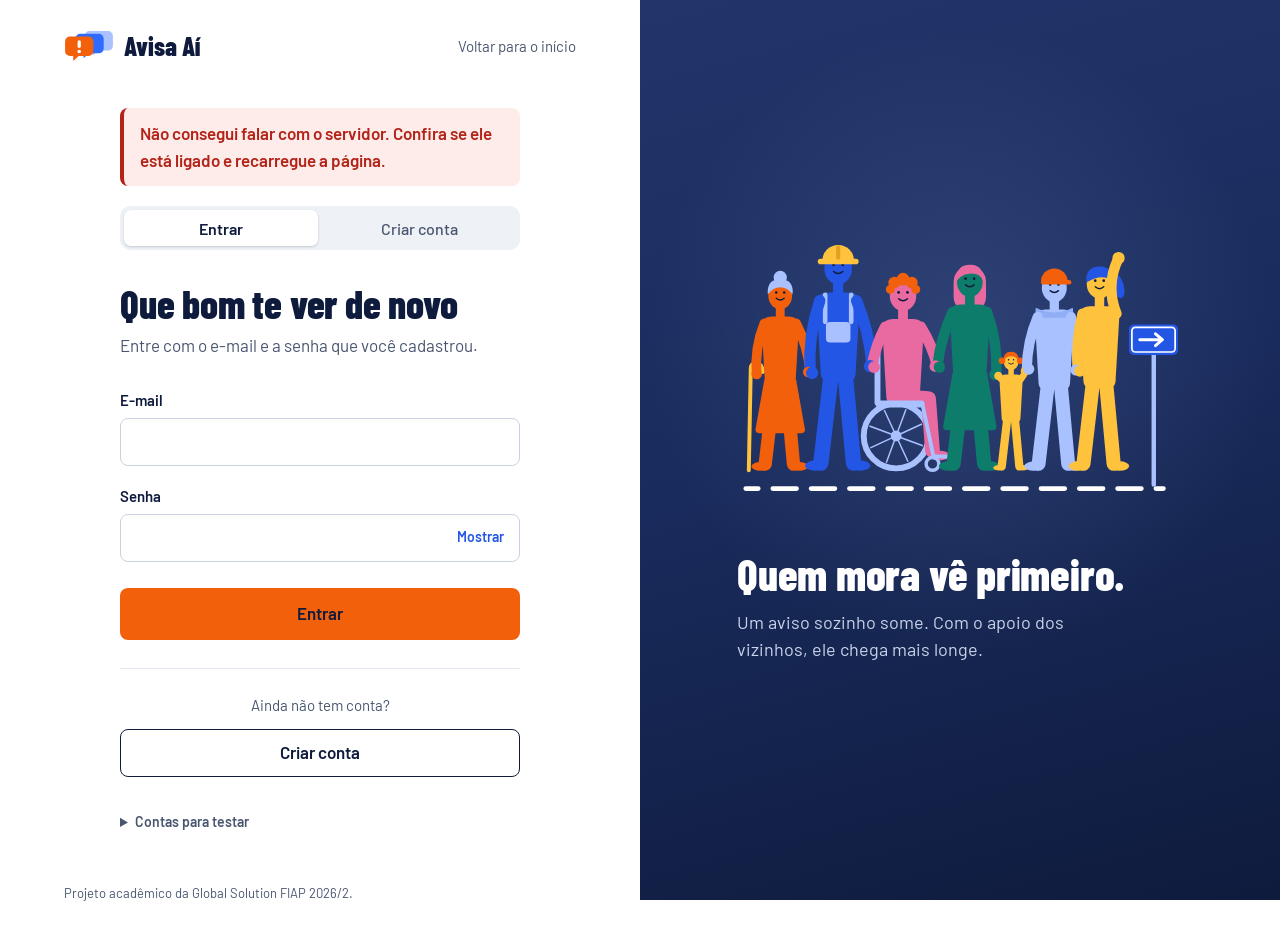
<file: frontend/relatorios.html>
<!DOCTYPE html>
<html lang="pt-BR">
<head>
  <meta charset="UTF-8">
  <meta name="viewport" content="width=device-width, initial-scale=1">
  <meta name="description" content="Relatórios do Avisa Aí: ocorrências por bairro, por categoria e ranking das mais apoiadas.">
  <title>Relatórios · Avisa Aí</title>
  <link rel="stylesheet" href="css/style.css">
  <link rel="icon" href="img/favicon.svg" type="image/svg+xml">
</head>
<body data-pagina="privada">
  <a href="#conteudo" class="pular-conteudo">Pular para o conteúdo</a>

  <header class="topo">
    <div class="topo-conteudo">
      <a href="painel.html" class="marca">
        <img src="img/logo-simbolo.svg" alt="" width="56" height="36">
        <span>Avisa Aí</span>
      </a>
      <nav class="menu" aria-label="Menu principal">
        <ul>
          <li><a href="painel.html">Painel</a></li>
          <li><a href="ocorrencias.html">Ocorrências</a></li>
          <li><a href="relatorios.html">Relatórios</a></li>
          <li data-so-agente hidden><a href="usuarios.html">Usuários</a></li>
          <li data-so-agente hidden><a href="gestao.html">Gestão</a></li>
        </ul>
      </nav>
      <div class="area-usuario">
        <a href="ocorrencias.html#registrar" class="botao botao-cone botao-registrar-topo">
          <span aria-hidden="true">+</span>
          <span class="registrar-texto">Registrar ocorrência</span>
        </a>

        <div class="menu-conta">
          <button type="button" class="menu-conta-botao" id="botao-conta"
                  aria-expanded="false" aria-controls="painel-conta">
            <span class="visualmente-oculto">Menu da conta: </span>
            <span class="avatar-usuario" id="avatar-usuario" aria-hidden="true"></span>
            <span class="menu-conta-texto">
              <span class="menu-conta-nome" id="nome-usuario"></span>
              <span class="menu-conta-tipo" id="tipo-usuario"></span>
            </span>
            <svg class="menu-conta-seta" width="12" height="12" viewBox="0 0 12 12" aria-hidden="true" focusable="false">
              <path d="M2.5 4.5 6 8l3.5-3.5" fill="none" stroke="currentColor" stroke-width="1.8" stroke-linecap="round" stroke-linejoin="round"/>
            </svg>
          </button>

          <div class="menu-conta-painel" id="painel-conta" hidden>
            <div class="menu-conta-cabecalho">
              <strong id="conta-nome-completo"></strong>
              <span id="conta-email"></span>
            </div>
            <ul class="menu-conta-links">
              <li><a href="perfil.html">Seu perfil</a></li>
              <li><a href="perfil.html#seus-avisos">Seus avisos</a></li>
            </ul>
            <button type="button" class="menu-conta-sair" id="botao-sair">Sair</button>
          </div>
        </div>
      </div>
    </div>
  </header>

  <main id="conteudo" class="pilha pagina-relatorios">
    <section class="cabecalho-pagina" aria-labelledby="titulo-pagina">
      <h1 id="titulo-pagina">Relatórios</h1>
      <p>O que mais aparece em cada bairro e o que os moradores mais querem ver resolvido.</p>
    </section>

    <section class="relatorio-resumo" aria-label="Resumo">
      <ul class="resumo-numeros">
        <li>
          <span class="resumo-valor" id="resumo-avisos">–</span>
          <span class="resumo-nome">Avisos registrados</span>
        </li>
        <li>
          <span class="resumo-valor" id="resumo-apoios">–</span>
          <span class="resumo-nome">Apoios dos moradores</span>
        </li>
        <li>
          <span class="resumo-valor" id="resumo-resolvidas">–</span>
          <span class="resumo-nome">Já resolvidos</span>
        </li>
      </ul>
      <p class="mensagem" id="mensagem-resumo" role="status" aria-live="polite"></p>
    </section>

    <div class="colunas colunas-iguais">
      <section class="painel" aria-labelledby="titulo-bairro">
        <h2 id="titulo-bairro">Por bairro</h2>
        <table class="tabela-barras">
          <thead class="visualmente-oculto">
            <tr>
              <th scope="col">Bairro</th>
              <th scope="col">Ocorrências</th>
            </tr>
          </thead>
          <tbody id="corpo-bairro">
            <tr><td colspan="2" class="lista-estado">Carregando...</td></tr>
          </tbody>
        </table>
      </section>

      <section class="painel" aria-labelledby="titulo-categoria">
        <h2 id="titulo-categoria">Por categoria</h2>
        <table class="tabela-barras">
          <thead class="visualmente-oculto">
            <tr>
              <th scope="col">Categoria</th>
              <th scope="col">Ocorrências</th>
            </tr>
          </thead>
          <tbody id="corpo-categoria">
            <tr><td colspan="2" class="lista-estado">Carregando...</td></tr>
          </tbody>
        </table>
      </section>
    </div>

    <section class="painel" aria-labelledby="titulo-ranking">
      <h2 id="titulo-ranking">Mais apoiadas</h2>
      <p class="texto-suave">Quanto mais apoios, mais gente passou pelo mesmo problema.</p>
      <table class="tabela-ranking">
        <thead>
          <tr>
            <th scope="col" class="coluna-posicao">Posição</th>
            <th scope="col">Ocorrência</th>
            <th scope="col">Status</th>
            <th scope="col" class="coluna-apoios">Apoios</th>
          </tr>
        </thead>
        <tbody id="corpo-ranking">
          <tr><td colspan="4" class="lista-estado">Carregando...</td></tr>
        </tbody>
      </table>
    </section>
  </main>

  <footer class="rodape-inicio">
    <div class="rodape-inicio-conteudo">
      <div class="rodape-inicio-marca">
        <img src="img/logo-simbolo.svg" alt="" width="44" height="28">
        <div>
          <strong>Avisa Aí</strong>
          <span>Também vi isso.</span>
        </div>
      </div>
      <div class="rodape-inicio-info">
        <p>Projeto acadêmico da Global Solution FIAP 2026/2.</p>
        <p>Alinhado ao ODS 11 da ONU, que pede cidades mais seguras e mais bem cuidadas, com a participação de quem mora nelas.</p>
      </div>
    </div>
  </footer>

  <script src="js/api.js"></script>
  <script src="js/sessao.js"></script>
  <script src="js/relatorios.js"></script>
</body>
</html>
</file>
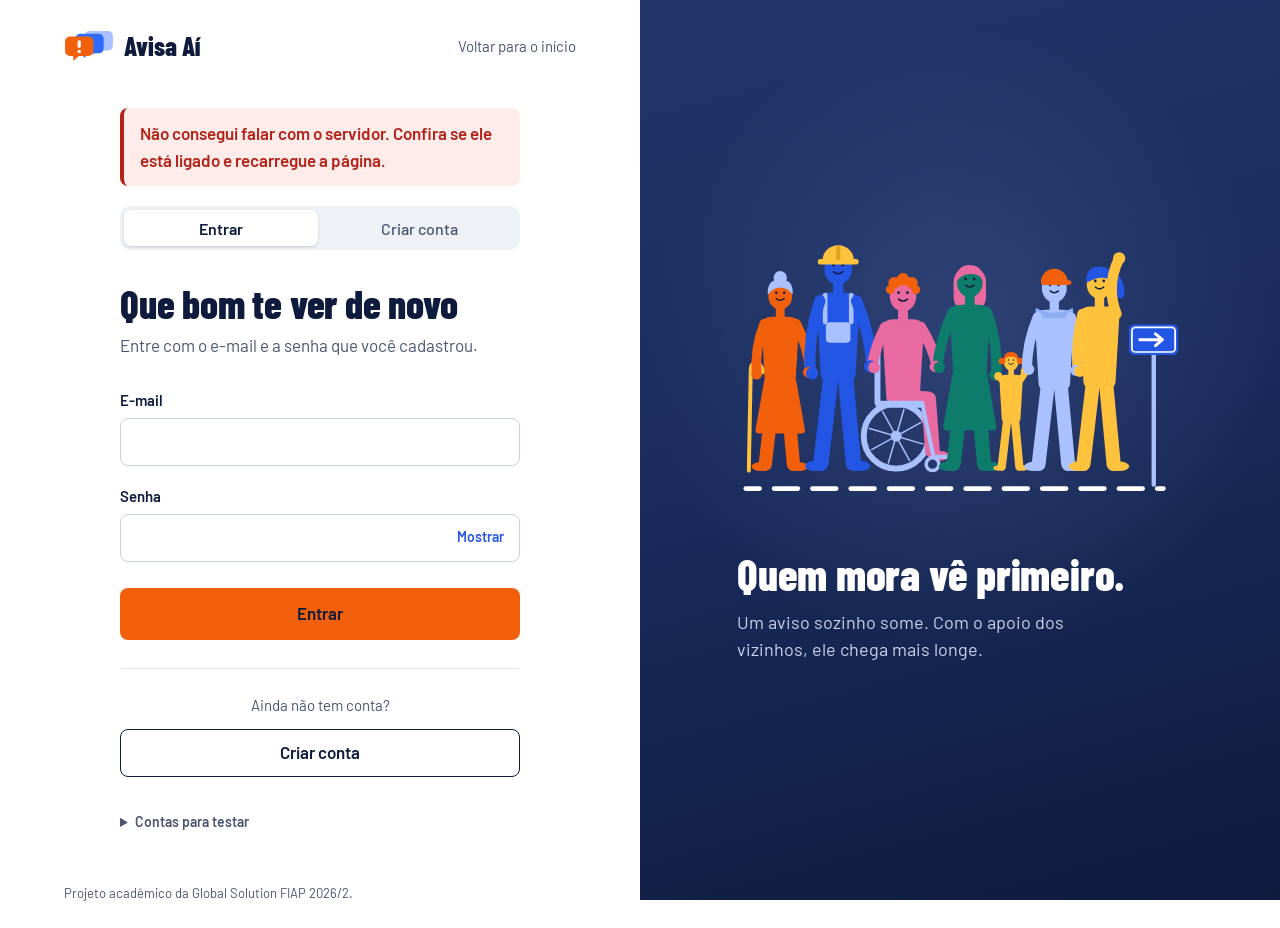
<file: frontend/usuarios.html>
<!DOCTYPE html>
<html lang="pt-BR">
<head>
  <meta charset="UTF-8">
  <meta name="viewport" content="width=device-width, initial-scale=1">
  <meta name="description" content="Cadastro de moradores e agentes do Avisa Aí.">
  <title>Usuários · Avisa Aí</title>
  <link rel="stylesheet" href="css/bootstrap-componentes.css">
  <link rel="stylesheet" href="css/style.css">
  <link rel="icon" href="img/favicon.svg" type="image/svg+xml">
</head>
<body data-pagina="so-agente">
  <a href="#conteudo" class="pular-conteudo">Pular para o conteúdo</a>

  <header class="topo">
    <div class="topo-conteudo">
      <a href="painel.html" class="marca">
        <img src="img/logo-simbolo.svg" alt="" width="56" height="36">
        <span>Avisa Aí</span>
      </a>
      <nav class="menu" aria-label="Menu principal">
        <ul>
          <li><a href="painel.html">Painel</a></li>
          <li><a href="ocorrencias.html">Ocorrências</a></li>
          <li><a href="relatorios.html">Relatórios</a></li>
          <li data-so-agente hidden><a href="usuarios.html">Usuários</a></li>
          <li data-so-agente hidden><a href="gestao.html">Gestão</a></li>
        </ul>
      </nav>
      <div class="area-usuario">
        <a href="ocorrencias.html#registrar" class="botao botao-cone botao-registrar-topo">
          <span aria-hidden="true">+</span>
          <span class="registrar-texto">Registrar ocorrência</span>
        </a>

        <div class="menu-conta">
          <button type="button" class="menu-conta-botao" id="botao-conta"
                  aria-expanded="false" aria-controls="painel-conta">
            <span class="visualmente-oculto">Menu da conta: </span>
            <span class="avatar-usuario" id="avatar-usuario" aria-hidden="true"></span>
            <span class="menu-conta-texto">
              <span class="menu-conta-nome" id="nome-usuario"></span>
              <span class="menu-conta-tipo" id="tipo-usuario"></span>
            </span>
            <svg class="menu-conta-seta" width="12" height="12" viewBox="0 0 12 12" aria-hidden="true" focusable="false">
              <path d="M2.5 4.5 6 8l3.5-3.5" fill="none" stroke="currentColor" stroke-width="1.8" stroke-linecap="round" stroke-linejoin="round"/>
            </svg>
          </button>

          <div class="menu-conta-painel" id="painel-conta" hidden>
            <div class="menu-conta-cabecalho">
              <strong id="conta-nome-completo"></strong>
              <span id="conta-email"></span>
            </div>
            <ul class="menu-conta-links">
              <li><a href="perfil.html">Seu perfil</a></li>
              <li><a href="perfil.html#seus-avisos">Seus avisos</a></li>
            </ul>
            <button type="button" class="menu-conta-sair" id="botao-sair">Sair</button>
          </div>
        </div>
      </div>
    </div>
  </header>

  <main id="conteudo" class="pilha pagina-usuarios">
    <section class="cabecalho-pagina" aria-labelledby="titulo-pagina">
      <h1 id="titulo-pagina">Usuários</h1>
      <p>Moradores criam a própria conta. Contas de agente só são criadas aqui.</p>
    </section>

    <section class="painel" aria-labelledby="titulo-formulario">
      <h2 id="titulo-formulario">Cadastrar usuário</h2>

      <form id="form-usuario" novalidate>
        <div class="grade-campos">
          <div class="campo">
            <label for="nome">Nome</label>
            <input type="text" id="nome" name="nome" maxlength="100" autocomplete="name"
                   aria-describedby="erro-nome">
            <p class="erro-campo" id="erro-nome"></p>
          </div>

          <div class="campo">
            <label for="email">E-mail</label>
            <input type="email" id="email" name="email" maxlength="120" autocomplete="email"
                   placeholder="nome@exemplo.com" aria-describedby="erro-email">
            <p class="erro-campo" id="erro-email"></p>
          </div>

          <div class="campo">
            <label for="tipo">Tipo</label>
            <select id="tipo" name="tipo" aria-describedby="erro-tipo">
              <option value="">Escolha o tipo</option>
              <option value="CIDADAO">Morador</option>
              <option value="AGENTE">Agente</option>
            </select>
            <p class="erro-campo" id="erro-tipo"></p>
          </div>

          <div class="campo">
            <label for="bairro">Bairro</label>
            <select id="bairro" name="bairro" aria-describedby="erro-bairro">
              <option value="">Carregando...</option>
            </select>
            <p class="erro-campo" id="erro-bairro"></p>
          </div>

          <!--só no cadastro; some ao editar-->
          <div class="campo" id="caixa-senha-inicial">
            <label for="senha-inicial">Senha inicial</label>
            <div class="campo-senha">
              <input type="password" id="senha-inicial" name="senha" autocomplete="new-password"
                     aria-describedby="dica-senha-inicial erro-senha-inicial">
              <button type="button" class="botao-mostrar" id="mostrar-senha-inicial"
                      aria-controls="senha-inicial" aria-pressed="false">Mostrar</button>
            </div>
            <p class="dica-campo" id="dica-senha-inicial">Passe esta senha para a pessoa. Ela pode trocar no perfil.</p>
            <p class="erro-campo" id="erro-senha-inicial"></p>
          </div>
        </div>

        <div class="botoes-formulario">
          <button type="submit" class="botao botao-cone" id="botao-enviar">Cadastrar</button>
          <button type="button" class="botao botao-leve" id="botao-cancelar" hidden>Cancelar</button>
        </div>
        <p class="mensagem" id="mensagem-formulario" role="status" aria-live="polite"></p>
      </form>
    </section>

    <section class="painel" aria-labelledby="titulo-lista">
      <div class="titulo-com-acao">
        <h2 id="titulo-lista" tabindex="-1">Usuários cadastrados</h2>
        <span class="texto-suave" id="total-lista" aria-live="polite"></span>
      </div>
      <p class="mensagem" id="mensagem-lista" role="status" aria-live="polite"></p>

      <table class="tabela-cartoes">
        <thead>
          <tr>
            <th scope="col">Nome</th>
            <th scope="col">E-mail</th>
            <th scope="col">Tipo</th>
            <th scope="col">Bairro</th>
            <th scope="col">Ações</th>
          </tr>
        </thead>
        <tbody id="corpo-usuarios">
          <tr><td colspan="5" class="lista-estado">Carregando...</td></tr>
        </tbody>
      </table>
    </section>
  </main>

  <footer class="rodape-inicio">
    <div class="rodape-inicio-conteudo">
      <div class="rodape-inicio-marca">
        <img src="img/logo-simbolo.svg" alt="" width="44" height="28">
        <div>
          <strong>Avisa Aí</strong>
          <span>Também vi isso.</span>
        </div>
      </div>
      <div class="rodape-inicio-info">
        <p>Projeto acadêmico da Global Solution FIAP 2026/2.</p>
        <p>Alinhado ao ODS 11 da ONU, que pede cidades mais seguras e mais bem cuidadas, com a participação de quem mora nelas.</p>
      </div>
    </div>
  </footer>

  <script src="js/api.js"></script>
  <script src="js/sessao.js"></script>
  <script src="js/vendor/bootstrap.min.js"></script>
  <script src="js/componentes.js"></script>
  <script src="js/usuarios.js"></script>
</body>
</html>
</file>
<file: frontend/css/style.css>
/* Avisa Aí - estilos de todas as páginas.
   Mobile first: a base é para celular e os @media (min-width) ajustam o resto. */

/* Fontes (arquivos em /fonts, licença SIL OFL em fonts/OFL.txt) */
@font-face {
  font-family: "Barlow";
  src: url("../fonts/barlow-latin-400-normal.woff2") format("woff2");
  font-weight: 400;
  font-display: swap;
}

@font-face {
  font-family: "Barlow";
  src: url("../fonts/barlow-latin-500-normal.woff2") format("woff2");
  font-weight: 500;
  font-display: swap;
}

@font-face {
  font-family: "Barlow";
  src: url("../fonts/barlow-latin-600-normal.woff2") format("woff2");
  font-weight: 600;
  font-display: swap;
}

@font-face {
  font-family: "Barlow Condensed";
  src: url("../fonts/barlow-condensed-latin-600-normal.woff2") format("woff2");
  font-weight: 600;
  font-display: swap;
}

@font-face {
  font-family: "Barlow Condensed";
  src: url("../fonts/barlow-condensed-latin-700-normal.woff2") format("woff2");
  font-weight: 700;
  font-display: swap;
}

@font-face {
  font-family: "Barlow Condensed";
  src: url("../fonts/barlow-condensed-latin-800-normal.woff2") format("woff2");
  font-weight: 800;
  font-display: swap;
}

/* Cores e medidas */
:root {
  --fonte-titulo: "Barlow Condensed", "Arial Narrow", sans-serif;
  --fonte-texto: "Barlow", system-ui, sans-serif;

  --cone: #F2600C;
  --placa: #2456E6;
  --concreto: #EEF1F5;

  --azul-noite: #0F1B3D;
  --azul-acao: #2456E6;
  --azul-acao-hover: #1A44C0;
  --azul-claro: #A9C2FF;
  --azul-fundo: #EAF0FF;
  --laranja: #F2600C;
  --laranja-texto: #C2410C;

  --fundo: #F5F7FB;
  --superficie: #FFFFFF;
  --borda: #E2E7F0;
  --borda-campo: #C9D1E0;
  --texto: #0F1B3D;
  --texto-suave: #4A5670;
  --texto-no-escuro: #C9D3EA;

  --erro: #B42318;
  --erro-fundo: #FDECEA;
  --sucesso: #1A7F37;
  --sucesso-fundo: #E7F6EC;
  --aviso-texto: #6B4500;
  --aviso-fundo: #FFF8E1;
  --aviso-borda: #F0C36D;

  --aberta-texto: #8A3B00;
  --aberta-fundo: #FFF1E0;
  --aberta-borda: #E8A25C;
  --andamento-texto: #1E40AF;
  --andamento-fundo: #E1EAFF;
  --andamento-borda: #7D9CF0;
  --resolvida-texto: #166534;
  --resolvida-fundo: #DCF5E3;
  --resolvida-borda: #6CC28A;

  --raio: 12px;
  --raio-pequeno: 8px;
  --sombra: 0 1px 2px rgba(15, 27, 61, 0.06);
  --largura-maxima: 1120px;
  --altura-barra: 64px;
}

/* Base */
*,
*::before,
*::after {
  box-sizing: border-box;
}

[hidden] {
  display: none !important;
}

html {
  -webkit-text-size-adjust: 100%;
}

body {
  margin: 0;
  min-height: 100vh;
  display: flex;
  flex-direction: column;
  font-family: var(--fonte-texto);
  font-size: 1.0625rem;
  line-height: 1.6;
  color: var(--texto);
  background: var(--fundo);
}

h1,
h2,
h3 {
  margin: 0 0 16px;
  color: var(--azul-noite);
  font-family: var(--fonte-titulo);
  font-weight: 700;
  letter-spacing: -0.005em;
  line-height: 1;
  text-wrap: balance;
}

h1 {
  font-size: 2rem;
}

h2 {
  font-size: 1.5rem;
}

h3 {
  font-size: 1.125rem;
}

p {
  margin: 0 0 16px;
}

a {
  color: var(--azul-acao);
}

a:hover {
  color: var(--azul-acao-hover);
}

img,
svg {
  max-width: 100%;
}

a:focus-visible,
button:focus-visible,
select:focus-visible,
input:focus-visible,
textarea:focus-visible {
  outline: 3px solid var(--azul-acao);
  outline-offset: 2px;
}

.pular-conteudo {
  position: absolute;
  left: 16px;
  top: -64px;
  z-index: 10;
  padding: 8px 16px;
  background: var(--superficie);
  color: var(--azul-noite);
  font-weight: 600;
  border-radius: var(--raio-pequeno);
}

.pular-conteudo:focus {
  top: 8px;
}

/* Cabeçalho das páginas internas */
.topo {
  background: var(--azul-noite);
  color: #FFFFFF;
}

.topo-conteudo {
  max-width: var(--largura-maxima);
  margin: 0 auto;
  padding: 8px 16px 0;
  display: flex;
  flex-wrap: wrap;
  align-items: center;
  gap: 8px 24px;
}

.marca {
  display: inline-flex;
  align-items: center;
  gap: 8px;
  min-height: 48px;
  color: #FFFFFF;
  font-size: 1.25rem;
  font-weight: 600;
  letter-spacing: -0.02em;
  text-decoration: none;
}

.marca:hover {
  color: #FFFFFF;
}

.marca img {
  height: 36px;
  width: auto;
  display: block;
}

.topo a:focus-visible,
.topo select:focus-visible {
  outline-color: var(--azul-claro);
}

/* no celular o menu rola para o lado */
.menu {
  order: 3;
  width: calc(100% + 32px);
  margin: 0 -16px;
  overflow-x: auto;
  scrollbar-width: none;
}

.menu::-webkit-scrollbar {
  display: none;
}

.menu ul {
  list-style: none;
  margin: 0;
  padding: 0 8px;
  display: flex;
  gap: 4px;
  white-space: nowrap;
}

.menu a {
  position: relative;
  display: flex;
  align-items: center;
  min-height: 48px;
  padding: 0 8px;
  color: rgba(255, 255, 255, 0.8);
  font-weight: 600;
  text-decoration: none;
}

/* traço laranja embaixo da página atual */
.menu a::after {
  content: "";
  position: absolute;
  left: 8px;
  right: 8px;
  bottom: calc(50% - 19px);
  height: 3px;
  background: transparent;
  border-radius: 2px;
}

.menu a:hover {
  color: #FFFFFF;
}

.menu a.ativo {
  color: #FFFFFF;
}

.menu a.ativo::after {
  background: var(--laranja);
}

/* área do usuário: no celular ocupa a linha toda, entre a logo e o menu */
.area-usuario {
  order: 2;
  width: 100%;
  display: flex;
  align-items: center;
  gap: 8px;
  min-width: 0;
}

.etiqueta-papel {
  flex-shrink: 0;
  padding: 0 8px;
  font-size: 0.8125rem;
  font-weight: 600;
  line-height: 1.75;
  color: var(--azul-noite);
  background: var(--azul-claro);
  border-radius: 999px;
}

.etiqueta-papel:empty {
  display: none;
}

.etiqueta-papel.agente {
  color: #7A2A05;
  background: #FFD9C2;
}

.botao.botao-sair {
  flex-shrink: 0;
  margin-left: auto;
  padding: 0 12px;
  color: #FFFFFF;
  background: transparent;
  border-color: rgba(255, 255, 255, 0.4);
}

.botao.botao-sair:hover {
  background: rgba(255, 255, 255, 0.1);
}

/* links do cabeçalho da página inicial */

.acoes-publicas {
  display: flex;
  align-items: center;
  gap: 4px;
  white-space: nowrap;
}

.acoes-publicas .botao {
  padding: 0 12px;
  font-size: 0.875rem;
}

.link-claro {
  display: inline-flex;
  align-items: center;
  min-height: 44px;
  padding: 0 8px;
  color: #FFFFFF;
  font-size: 0.875rem;
  font-weight: 600;
  text-decoration: none;
}

.link-claro:hover {
  color: #FFFFFF;
  text-decoration: underline;
}

/* Conteúdo */
main {
  flex: 1;
  width: 100%;
  max-width: var(--largura-maxima);
  margin: 0 auto;
  padding: 32px 16px 48px;
}

.cabecalho-pagina {
  margin-bottom: 32px;
  padding-bottom: 24px;
  border-bottom: 1px solid var(--borda);
}

.cabecalho-pagina h1 {
  margin-bottom: 8px;
}

.cabecalho-pagina p {
  color: var(--texto-suave);
  margin: 0;
  max-width: 64ch;
}

.pilha > .cabecalho-pagina {
  margin-bottom: 0;
}

.painel {
  background: var(--superficie);
  border: 1px solid var(--borda);
  border-radius: var(--raio);
  box-shadow: var(--sombra);
  padding: 24px 16px;
}

/* align-content: start evita espaço sobrando entre os blocos quando a tela é alta */
.pilha {
  display: grid;
  align-content: start;
  gap: 32px;
}

.colunas {
  display: grid;
  gap: 24px;
  align-items: start;
}

.titulo-com-acao {
  display: flex;
  flex-wrap: wrap;
  align-items: baseline;
  justify-content: space-between;
  gap: 8px 16px;
  margin-bottom: 16px;
}

.titulo-com-acao h2 {
  margin: 0;
}

.texto-suave {
  color: var(--texto-suave);
}

/* Formulários */
fieldset {
  border: 0;
  margin: 0;
  padding: 0;
  min-width: 0;
}

.campo {
  margin-bottom: 16px;
}

.campo label {
  display: block;
  margin-bottom: 8px;
  font-weight: 600;
}

.opcional {
  font-weight: 400;
  color: var(--texto-suave);
}

input,
select,
textarea {
  width: 100%;
  min-height: 44px;
  padding: 8px 12px;
  font: inherit;
  font-size: 1rem;
  color: var(--texto);
  background: var(--superficie);
  border: 1px solid var(--borda-campo);
  border-radius: var(--raio-pequeno);
}

textarea {
  resize: vertical;
  min-height: 96px;
}

input:focus,
select:focus,
textarea:focus {
  outline: none;
  border-color: var(--azul-acao);
  box-shadow: 0 0 0 3px var(--azul-fundo);
}

input:disabled,
select:disabled,
textarea:disabled {
  background: #EEF1F6;
  cursor: not-allowed;
}

.campo-invalido,
.campo-invalido:focus {
  border: 2px solid var(--erro);
  background: #FFFAFA;
}

.campo-invalido:focus {
  box-shadow: 0 0 0 3px var(--erro-fundo);
}

.erro-campo {
  margin: 8px 0 0;
  color: var(--erro);
  font-weight: 600;
}

.erro-campo:empty {
  display: none;
}

.grade-campos {
  display: grid;
  gap: 0 16px;
}

.botoes-formulario {
  display: flex;
  flex-wrap: wrap;
  gap: 8px;
}

.botoes-formulario .botao {
  flex: 1 1 160px;
}

.contador {
  float: right;
  font-weight: 400;
  color: var(--texto-suave);
}

/* Botões */
.botao {
  display: inline-flex;
  align-items: center;
  justify-content: center;
  gap: 8px;
  min-height: 44px;
  padding: 0 16px;
  font: inherit;
  font-weight: 600;
  line-height: 1.2;
  text-align: center;
  text-decoration: none;
  border: 1px solid transparent;
  border-radius: var(--raio-pequeno);
  cursor: pointer;
}

.botao:disabled {
  opacity: 0.5;
  cursor: not-allowed;
}

.botao-secundario {
  background: var(--superficie);
  color: var(--azul-noite);
  border-color: var(--borda-campo);
}

.botao-secundario:hover:not(:disabled) {
  background: var(--fundo);
  color: var(--azul-noite);
}

.botao-perigo-cheio {
  background: var(--erro);
  color: #FFFFFF;
}

.botao-largo {
  width: 100%;
}

/* botões leves, para ações de linha (editar, excluir, cancelar) */
.botao.botao-leve,
.botao.botao-leve-perigo {
  min-height: 36px;
  padding: 0 12px;
  font-weight: 600;
  background: transparent;
  border: 0;
}

.botao.botao-leve {
  color: var(--azul-noite);
}

.botao.botao-leve:hover:not(:disabled) {
  background: var(--concreto);
}

.botao.botao-leve-perigo {
  color: var(--erro);
}

.botao.botao-leve-perigo:hover:not(:disabled) {
  background: var(--erro-fundo);
}

/* Mensagens */
.mensagem {
  margin: 16px 0 0;
  padding: 8px 16px;
  border-radius: var(--raio-pequeno);
  border-left: 4px solid transparent;
}

.mensagem:empty {
  display: none;
}

.mensagem-sucesso {
  color: var(--sucesso);
  background: var(--sucesso-fundo);
  border-left-color: var(--sucesso);
  font-weight: 600;
}

.mensagem-erro {
  color: var(--erro);
  background: var(--erro-fundo);
  border-left-color: var(--erro);
  font-weight: 600;
}

.aviso {
  margin: 0 0 16px;
  padding: 8px 16px;
  color: var(--aviso-texto);
  background: var(--aviso-fundo);
  border: 1px solid var(--aviso-borda);
  border-radius: var(--raio-pequeno);
  font-weight: 600;
}

.lista-estado,
.lista-vazia {
  padding: 16px;
  color: var(--texto-suave);
  text-align: center;
}

.lista-estado.erro {
  color: var(--erro);
  font-weight: 600;
}

/* Etiquetas de status (sempre com o nome escrito, não só a cor) */
.etiqueta {
  display: inline-block;
  padding: 0 8px;
  font-size: 0.9375rem;
  font-weight: 600;
  line-height: 1.75;
  white-space: nowrap;
  border: 1px solid;
  border-radius: 999px;
}

.etiqueta-aberta {
  color: var(--aberta-texto);
  background: var(--aberta-fundo);
  border-color: var(--aberta-borda);
}

.etiqueta-andamento {
  color: var(--andamento-texto);
  background: var(--andamento-fundo);
  border-color: var(--andamento-borda);
}

.etiqueta-resolvida {
  color: var(--resolvida-texto);
  background: var(--resolvida-fundo);
  border-color: var(--resolvida-borda);
}

.etiqueta-tipo {
  display: inline-block;
  padding: 0 8px;
  font-weight: 600;
  border-radius: 999px;
  background: var(--fundo);
  border: 1px solid var(--borda);
  color: var(--texto);
}

.etiqueta-tipo.agente {
  background: var(--azul-fundo);
  border-color: var(--azul-claro);
  color: var(--azul-noite);
}

/* Cartões de ocorrência */

.lista-cartoes {
  list-style: none;
  margin: 0;
  padding: 0;
  display: grid;
  gap: 16px;
}

.cartao-ocorrencia {
  position: relative;
  background: var(--superficie);
  border: 1px solid var(--borda);
  border-radius: var(--raio);
  box-shadow: var(--sombra);
  padding: 16px 16px 16px 24px;
  overflow: hidden;
}

.cartao-ocorrencia.em-edicao {
  border-color: var(--azul-acao);
  box-shadow: 0 0 0 3px var(--azul-fundo);
}

.cartao-topo {
  display: flex;
  flex-wrap: wrap;
  align-items: flex-start;
  justify-content: space-between;
  gap: 8px;
}

.cartao-topo h3 {
  margin: 0;
  flex: 1 1 200px;
  overflow-wrap: anywhere;
}

.cartao-meta {
  margin: 8px 0 0;
  color: var(--texto-suave);
  overflow-wrap: anywhere;
}

.cartao-descricao {
  margin: 8px 0 0;
  overflow-wrap: anywhere;
}

.controle-status {
  display: flex;
  align-items: center;
  gap: 8px;
}

.controle-status label {
  font-weight: 600;
}

.controle-status select {
  width: auto;
}

.confirmacao {
  display: flex;
  flex-wrap: wrap;
  align-items: center;
  gap: 8px;
  width: 100%;
  padding: 8px 16px;
  background: var(--erro-fundo);
  border-radius: var(--raio-pequeno);
}

.confirmacao span {
  font-weight: 600;
  color: var(--erro);
  margin-right: auto;
}

/* Tabelas */
table {
  width: 100%;
  border-collapse: collapse;
}

th,
td {
  padding: 8px 16px;
  text-align: left;
  vertical-align: middle;
  border-bottom: 1px solid var(--borda);
}

th {
  background: var(--fundo);
  color: var(--texto-suave);
  font-weight: 600;
}

/* no celular cada linha vira um cartão; o data-label mostra o nome da coluna */
.tabela-cartoes thead {
  position: absolute;
  width: 1px;
  height: 1px;
  overflow: hidden;
  clip: rect(0 0 0 0);
  white-space: nowrap;
}

.tabela-cartoes,
.tabela-cartoes tbody {
  display: block;
}

.tabela-cartoes tr {
  display: block;
  margin-bottom: 16px;
  padding: 8px 16px;
  background: var(--superficie);
  border: 1px solid var(--borda);
  border-radius: var(--raio);
}

.tabela-cartoes tr.em-edicao {
  border-color: var(--azul-acao);
  box-shadow: 0 0 0 3px var(--azul-fundo);
}

.tabela-cartoes td {
  display: flex;
  flex-wrap: wrap;
  align-items: center;
  gap: 4px 16px;
  padding: 8px 0;
  border: 0;
  overflow-wrap: anywhere;
}

.tabela-cartoes td[data-label]::before {
  content: attr(data-label);
  min-width: 72px;
  font-weight: 600;
  color: var(--texto-suave);
}

.acoes-linha {
  display: flex;
  flex-wrap: wrap;
  gap: 8px;
}

/* barras dos relatórios */
.barra-total {
  display: flex;
  align-items: center;
  gap: 8px;
}

.barra-trilho {
  flex: 1;
  min-width: 56px;
  height: 8px;
  background: var(--azul-fundo);
  border-radius: 999px;
  overflow: hidden;
}

.barra {
  display: block;
  height: 100%;
  background: var(--azul-acao);
  border-radius: 999px;
}

.barra-total strong {
  min-width: 2ch;
  text-align: right;
}

/* Listas simples (gestão) */
.lista-simples {
  list-style: none;
  margin: 16px 0 0;
  padding: 0;
}

.lista-simples li {
  display: flex;
  flex-wrap: wrap;
  align-items: center;
  justify-content: space-between;
  gap: 8px;
  padding: 8px 0;
  border-bottom: 1px solid var(--borda);
}

.lista-simples li:last-child {
  border-bottom: 0;
}

.lista-simples li.em-edicao {
  background: var(--azul-fundo);
  padding-left: 8px;
  padding-right: 8px;
  border-radius: var(--raio-pequeno);
}

.lista-simples .nome-item {
  font-weight: 600;
  overflow-wrap: anywhere;
}

/* ========== Tablet e desktop ========== */
@media (min-width: 768px) {
  h1 {
    font-size: 2.5rem;
  }

  main {
    padding: 48px 24px 64px;
  }

  .topo-conteudo {
    padding-left: 24px;
    padding-right: 24px;
  }

  .menu {
    width: calc(100% + 48px);
    margin: 0 -24px;
  }

  .menu ul {
    padding: 0 16px;
  }

  .area-usuario {
    width: auto;
    margin-left: auto;
  }

  .botao.botao-sair {
    margin-left: 8px;
  }

  .acoes-publicas {
    gap: 16px;
  }

  .acoes-publicas .botao,
  .link-claro {
    font-size: 1rem;
  }

  .acoes-publicas .botao {
    padding: 0 16px;
  }

  .painel {
    padding: 24px;
  }

  .pilha {
    gap: 48px;
  }

  .colunas {
    grid-template-columns: minmax(304px, 384px) 1fr;
    gap: 32px;
  }

  .colunas > .painel-formulario {
    position: sticky;
    top: 16px;
  }

  .colunas-iguais,
  .grade-campos {
    grid-template-columns: 1fr 1fr;
  }

  .botoes-formulario .botao {
    flex: 0 1 auto;
    min-width: 160px;
  }

  .painel-formulario .botoes-formulario .botao {
    flex: 1 1 136px;
  }

  /* a tabela volta ao normal */
  .tabela-cartoes {
    display: table;
  }

  .tabela-cartoes thead {
    position: static;
    width: auto;
    height: auto;
    overflow: visible;
    clip: auto;
    display: table-header-group;
  }

  .tabela-cartoes tbody {
    display: table-row-group;
  }

  .tabela-cartoes tr {
    display: table-row;
    margin: 0;
    padding: 0;
    border: 0;
    border-radius: 0;
    background: transparent;
  }

  .tabela-cartoes tr.em-edicao {
    box-shadow: none;
    background: var(--azul-fundo);
  }

  .tabela-cartoes td {
    display: table-cell;
    padding: 8px 16px;
    border-bottom: 1px solid var(--borda);
  }

  .tabela-cartoes td[data-label]::before {
    content: none;
  }

}

/* desktop: cabeçalho numa linha só */
@media (min-width: 1024px) {
  .topo-conteudo {
    padding-top: 0;
    flex-wrap: nowrap;
  }

  .topo-conteudo {
    gap: 16px;
  }

  /* min-width: 0 deixa o menu rolar sem empurrar a área do usuário */
  .menu {
    order: 2;
    width: auto;
    margin: 0;
    flex: 1;
    min-width: 0;
    align-self: stretch;
  }

  .menu ul {
    gap: 12px;
    padding: 0 0 0 24px;
    height: 100%;
  }

  .menu a {
    min-height: 64px;
    padding: 0 8px;
  }

  .area-usuario {
    order: 3;
    flex-shrink: 0;
  }

}

/* Botões laranja e de contorno */
.botao.botao-cone {
  background: var(--cone);
  color: var(--azul-noite);
}

.botao.botao-cone:hover {
  background: #FF7A2E;
  color: var(--azul-noite);
}

.botao.botao-contorno {
  background: transparent;
  color: #FFFFFF;
  border: 2px solid rgba(255, 255, 255, 0.55);
}

.botao.botao-contorno:hover {
  color: #FFFFFF;
  border-color: #FFFFFF;
  background: rgba(255, 255, 255, 0.06);
}

/* ========== Página inicial ========== */

/* cabeçalho */
.topo-inicio .topo-conteudo {
  max-width: 1160px;
  min-height: 72px;
  padding: 0 20px;
  flex-wrap: nowrap;
  justify-content: space-between;
  gap: 16px;
}

.topo-inicio .marca {
  gap: 10px;
  font-family: var(--fonte-titulo);
  font-size: 1.625rem;
  font-weight: 800;
  letter-spacing: 0.01em;
  white-space: nowrap;
}

.topo-inicio .acoes-publicas {
  display: flex;
  align-items: center;
  gap: 20px;
  white-space: nowrap;
}

.topo-inicio .link-claro {
  padding: 0;
  font-size: 1rem;
}

.topo-inicio .botao,
.pagina-inicial .botao {
  padding: 0 18px;
  font-size: 1rem;
  border-width: 2px;
  border-radius: 6px;
}

.topo-inicio a:focus-visible,
.pagina-inicial a:focus-visible,
.rodape-inicio a:focus-visible {
  outline: 3px solid var(--cone);
  outline-offset: 3px;
}

/* base */
main.pagina-inicial {
  max-width: none;
  padding: 0;
}

.pagina-inicial h1,
.pagina-inicial h2,
.pagina-inicial h3 {
  margin: 0;
}

.pagina-inicial p {
  margin: 0;
}

.pagina-inicial .conteudo {
  max-width: 1160px;
  margin: 0 auto;
  padding-left: 20px;
  padding-right: 20px;
}

.pagina-inicial section h2 {
  font-size: clamp(2.25rem, 4.5vw, 3.25rem);
}

.pagina-inicial .botao.botao-grande {
  min-height: 52px;
  padding: 0 24px;
  font-size: 1.0625rem;
}

/* hero */
.pagina-inicial .hero {
  position: relative;
  overflow: hidden;
  background: var(--azul-noite);
  color: #FFFFFF;
}

.pagina-inicial .hero-conteudo {
  max-width: 1160px;
  margin: 0 auto;
  padding: 56px 20px 72px;
  display: grid;
  gap: 48px;
}

.pagina-inicial .hero h1 {
  max-width: 10ch;
  color: #FFFFFF;
  font-size: clamp(3.25rem, 7vw, 5.75rem);
  font-weight: 800;
  line-height: 0.92;
}

.pagina-inicial .hero-texto p {
  margin-top: 24px;
  max-width: 46ch;
  font-size: 1.1875rem;
  color: var(--texto-no-escuro);
}

.pagina-inicial .hero-botoes {
  display: flex;
  flex-wrap: wrap;
  gap: 12px;
  margin-top: 32px;
}

/* faixa de rua no pé do hero */
.pagina-inicial .faixa-rua {
  height: 6px;
  margin: 0 0 28px;
  background: repeating-linear-gradient(90deg, rgba(255, 255, 255, 0.85) 0 56px, transparent 56px 96px);
}

/* placa da rua e cartão de exemplo */
.pagina-inicial .cena {
  position: relative;
  width: 100%;
  max-width: 520px;
  align-self: center;
  justify-self: end;
}

.pagina-inicial .placa {
  display: inline-flex;
  flex-direction: column;
  margin-left: 24px;
  padding: 10px 22px 12px;
  color: #FFFFFF;
  background: var(--placa);
  border-radius: 6px;
  box-shadow: inset 0 0 0 3px var(--placa), inset 0 0 0 5px rgba(255, 255, 255, 0.9);
  transform: rotate(-2deg);
}

.pagina-inicial .placa-rua {
  font-family: var(--fonte-titulo);
  font-size: 2.125rem;
  font-weight: 700;
  line-height: 1.1;
  letter-spacing: 0.02em;
  text-transform: uppercase;
}

.pagina-inicial .placa-bairro {
  font-size: 0.8125rem;
  font-weight: 500;
  opacity: 0.9;
}

.pagina-inicial .cartao-demo {
  position: relative;
  margin-top: -12px;
  padding: 28px 28px 30px;
  color: var(--texto);
  background: #FFFFFF;
  border-left: 6px solid var(--cone);
  border-radius: 10px;
  box-shadow: 0 24px 48px -24px rgba(0, 0, 0, 0.6);
}

.pagina-inicial .cartao-demo-topo {
  display: flex;
  align-items: flex-start;
  justify-content: space-between;
  gap: 12px;
}

.pagina-inicial .cartao-demo h2 {
  font-size: 1.875rem;
  line-height: 1.05;
}

.pagina-inicial .cartao-demo .cartao-demo-meta {
  margin-top: 8px;
  font-size: 1rem;
  color: var(--texto-suave);
}

.pagina-inicial .cartao-demo .etiqueta {
  padding: 2px 10px;
  font-size: 0.8125rem;
  font-weight: 600;
  line-height: 1.5;
  border: 0;
}

.pagina-inicial .apoios {
  display: flex;
  align-items: center;
  gap: 12px;
  margin-top: 18px;
  padding-top: 16px;
  border-top: 1px dashed #D5DBE5;
}

.pagina-inicial .vizinhos {
  display: flex;
  margin: 0;
  padding: 0;
  list-style: none;
}

.pagina-inicial .vizinhos li {
  width: 40px;
  height: 40px;
  margin-left: -8px;
  display: grid;
  place-items: center;
  font-size: 0.875rem;
  font-weight: 600;
  color: #FFFFFF;
  border: 2px solid #FFFFFF;
  border-radius: 50%;
  animation: vizinho-chega 0.4s ease-out both;
}

.pagina-inicial .vizinhos li:first-child {
  margin-left: 0;
}

/* vizinhos entrando um de cada vez */
.pagina-inicial .vizinhos li:nth-child(1) { animation-delay: 0.6s; }
.pagina-inicial .vizinhos li:nth-child(2) { animation-delay: 1.05s; }
.pagina-inicial .vizinhos li:nth-child(3) { animation-delay: 1.5s; }
.pagina-inicial .vizinhos li:nth-child(4) { animation-delay: 1.95s; }
.pagina-inicial .vizinhos li:nth-child(5) { animation-delay: 2.4s; }

.pagina-inicial .v1 { background: var(--placa); }
.pagina-inicial .v2 { background: #6A4FD8; }
.pagina-inicial .v3 { background: #0E7C6B; }
.pagina-inicial .v4 { background: #B4235A; }
.pagina-inicial .v5 { background: #182650; }

.pagina-inicial .apoios-texto {
  font-weight: 600;
  animation: aparece 0.4s ease-out both;
  animation-delay: 2.9s;
}

.pagina-inicial .botao-demo {
  position: absolute;
  right: 22px;
  bottom: -22px;
  padding: 11px 18px;
  font-size: 1rem;
  font-weight: 600;
  color: var(--azul-noite);
  background: var(--cone);
  border-radius: 6px;
  box-shadow: 0 8px 18px -8px rgba(0, 0, 0, 0.5);
}

@keyframes vizinho-chega {
  from {
    opacity: 0;
    transform: translateY(10px) scale(0.7);
  }
  to {
    opacity: 1;
    transform: none;
  }
}

@keyframes aparece {
  from {
    opacity: 0;
  }
  to {
    opacity: 1;
  }
}

@media (prefers-reduced-motion: reduce) {
  .pagina-inicial .vizinhos li,
  .pagina-inicial .apoios-texto {
    animation: none;
  }
}

/* todo mundo vê */
.pagina-inicial .problema {
  padding: 88px 0;
  background: var(--concreto);
}

.pagina-inicial .duas-colunas {
  display: grid;
  gap: 40px;
}

.pagina-inicial .problema-texto p {
  margin-top: 20px;
  max-width: 58ch;
  font-size: 1.125rem;
  color: var(--texto-suave);
}

.pagina-inicial .dado {
  margin: 0;
  align-self: end;
  padding-left: 24px;
  border-left: 4px solid var(--cone);
}

/* classes próprias para o número não herdar o estilo dos parágrafos */
.pagina-inicial .dado .dado-numero {
  font-family: var(--fonte-titulo);
  font-size: clamp(3.25rem, 5.5vw, 4.75rem);
  font-weight: 800;
  line-height: 0.95;
  color: var(--azul-noite);
  white-space: nowrap;
}

.pagina-inicial .dado figcaption {
  margin-top: 10px;
  max-width: 30ch;
  font-size: 1.125rem;
}

.pagina-inicial .dado cite {
  display: block;
  margin-top: 8px;
  font-size: 0.875rem;
  font-style: normal;
  color: var(--texto-suave);
}

/* como funciona */
.pagina-inicial .como {
  padding: 88px 0;
  background: #FFFFFF;
}

.pagina-inicial .trajeto {
  position: relative;
  display: grid;
  gap: 36px;
  margin: 48px 0 0;
  padding: 0;
  list-style: none;
}

/* linha tracejada entre os passos (vertical no celular) */
.pagina-inicial .trajeto::before {
  content: "";
  position: absolute;
  left: 22px;
  top: 8px;
  bottom: 8px;
  width: 4px;
  background: repeating-linear-gradient(180deg, var(--cone) 0 14px, transparent 14px 26px);
}

.pagina-inicial .trajeto li {
  position: relative;
  padding-left: 72px;
}

.pagina-inicial .parada {
  position: absolute;
  left: 0;
  top: -4px;
  z-index: 1;
  width: 48px;
  height: 48px;
  display: grid;
  place-items: center;
  font-family: var(--fonte-titulo);
  font-size: 1.5rem;
  font-weight: 800;
  color: #FFFFFF;
  background: var(--azul-noite);
  border-radius: 50%;
  box-shadow: 0 0 0 6px #FFFFFF;
}

.pagina-inicial .trajeto h3 {
  font-size: 1.75rem;
}

.pagina-inicial .trajeto p {
  margin-top: 8px;
  max-width: 36ch;
  color: var(--texto-suave);
}

/* os dois lados da rua */
.pagina-inicial .lados {
  padding: 88px 0;
  background: var(--concreto);
}

.pagina-inicial .calcadas {
  display: grid;
  gap: 32px;
  margin-top: 40px;
}

.pagina-inicial .calcadas h3 {
  font-size: 1.625rem;
}

.pagina-inicial .calcadas p {
  margin-top: 10px;
  max-width: 44ch;
  color: var(--texto-suave);
}

/* divisória tracejada (horizontal no celular) */
.pagina-inicial .canteiro {
  height: 4px;
  opacity: 0.35;
  background: repeating-linear-gradient(90deg, var(--azul-noite) 0 22px, transparent 22px 36px);
}

/* essas duas seções ficam centralizadas */
.pagina-inicial .como h2,
.pagina-inicial .lados h2,
.pagina-inicial .calcadas {
  text-align: center;
}

.pagina-inicial .calcadas p {
  margin-left: auto;
  margin-right: auto;
}

/* chamada final */
.pagina-inicial .chamada {
  padding: 96px 0;
  color: #FFFFFF;
  background: var(--azul-noite);
  border-top: 6px solid var(--cone);
}

.pagina-inicial .chamada .conteudo {
  display: grid;
  gap: 32px;
  justify-items: center;
  text-align: center;
}

.pagina-inicial .chamada h2 {
  max-width: 18ch;
  margin-left: auto;
  margin-right: auto;
  color: #FFFFFF;
  font-size: clamp(2.5rem, 5vw, 3.75rem);
}

/* Rodapé (usado em todas as páginas, menos o login) */
.rodape-inicio {
  background: #0A1330;
  color: var(--texto-no-escuro);
}

.rodape-inicio-conteudo {
  max-width: 1160px;
  margin: 0 auto;
  padding: 40px 20px 48px;
  display: grid;
  gap: 24px;
  font-size: 0.9375rem;
}

.rodape-inicio-marca {
  display: flex;
  align-items: center;
  gap: 12px;
}

.rodape-inicio-marca img {
  display: block;
  height: 28px;
  width: auto;
}

.rodape-inicio-marca strong {
  display: block;
  font-family: var(--fonte-titulo);
  font-size: 1.375rem;
  line-height: 1;
  color: #FFFFFF;
}

.rodape-inicio-info {
  max-width: 56ch;
}

.rodape-inicio p {
  margin: 0;
}

.rodape-inicio-info p + p {
  margin-top: 6px;
}

/* a partir de 880 px */
@media (min-width: 880px) {
  .topo-inicio .topo-conteudo,
  .pagina-inicial .conteudo,
  .pagina-inicial .hero-conteudo,
  .rodape-inicio-conteudo {
    padding-left: 32px;
    padding-right: 32px;
  }

  .pagina-inicial .hero-conteudo {
    grid-template-columns: 1.15fr 1fr;
    align-items: center;
    padding-top: 88px;
    padding-bottom: 104px;
  }

  .pagina-inicial .duas-colunas {
    grid-template-columns: 1.4fr 1fr;
    gap: 72px;
    align-items: end;
  }

  .pagina-inicial .trajeto {
    grid-template-columns: repeat(3, 1fr);
    gap: 40px;
  }

  .pagina-inicial .trajeto li {
    padding-left: 0;
    padding-top: 76px;
    text-align: center;
  }

  .pagina-inicial .trajeto p {
    margin-left: auto;
    margin-right: auto;
  }

  .pagina-inicial .parada {
    top: 0;
    left: 50%;
    transform: translateX(-50%);
  }

  /* no desktop a linha fica na horizontal, de um círculo ao outro */
  .pagina-inicial .trajeto::before {
    left: calc((100% - 80px) / 6);
    right: calc((100% - 80px) / 6);
    top: 22px;
    bottom: auto;
    width: auto;
    height: 4px;
    background: repeating-linear-gradient(90deg, var(--cone) 0 14px, transparent 14px 26px);
  }

  .pagina-inicial .calcadas {
    grid-template-columns: 1fr 4px 1fr;
    gap: 56px;
  }

  .pagina-inicial .canteiro {
    width: 4px;
    height: auto;
    align-self: stretch;
    background: repeating-linear-gradient(180deg, var(--azul-noite) 0 22px, transparent 22px 36px);
  }

  .rodape-inicio-conteudo {
    grid-template-columns: 1fr 1.4fr;
    align-items: start;
  }

  .rodape-inicio-info {
    justify-self: end;
    text-align: right;
  }
}

/* celular estreito */
@media (max-width: 420px) {
  .topo-inicio .acoes-publicas {
    gap: 12px;
  }

  .topo-inicio .botao {
    padding: 0 12px;
  }

  .topo-inicio .marca span {
    font-size: 1.375rem;
  }

  .pagina-inicial .botao-grande {
    flex: 1 1 100%;
  }
}

/* ========== Login ========== */
main.pagina-login {
  display: grid;
  grid-template-columns: minmax(0, 1fr) minmax(0, 1fr);
  width: 100%;
  max-width: none;
  min-height: 100vh;
  margin: 0;
  padding: 0;
  background: var(--superficie);
}

/* metade esquerda */
.pagina-login .login-area {
  display: flex;
  flex-direction: column;
  min-width: 0;
  min-height: 100vh;
  padding: 24px clamp(24px, 5vw, 64px);
  background: var(--superficie);
}

.pagina-login .login-topo {
  display: flex;
  flex-wrap: wrap;
  align-items: center;
  justify-content: space-between;
  gap: 8px 16px;
}

.pagina-login .login-marca {
  display: inline-flex;
  align-items: center;
  gap: 10px;
  min-height: 44px;
  color: var(--azul-noite);
  font-family: var(--fonte-titulo);
  font-size: 1.625rem;
  font-weight: 800;
  line-height: 1;
  text-decoration: none;
}

.pagina-login .login-marca:hover {
  color: var(--azul-noite);
}

.pagina-login .login-marca img {
  display: block;
  width: auto;
  height: 32px;
}

.pagina-login .login-voltar {
  display: inline-flex;
  align-items: center;
  min-height: 44px;
  color: var(--texto-suave);
  font-size: 0.9375rem;
  text-decoration: none;
}

.pagina-login .login-voltar:hover {
  color: var(--azul-noite);
  text-decoration: underline;
}

.pagina-login .login-centro {
  flex: 1;
  display: flex;
  align-items: center;
  justify-content: center;
  padding: 40px 0;
}

.pagina-login .cartao-login {
  width: 100%;
  max-width: 400px;
}

.pagina-login .login-credito {
  margin: 0;
  font-size: 0.8125rem;
  color: var(--texto-suave);
}

/* metade direita */
.pagina-login .login-lado {
  position: sticky;
  top: 0;
  align-self: start;
  height: 100vh;
  overflow: hidden;
  display: flex;
  align-items: center;
  justify-content: center;
  padding: 48px 32px;
  background:
    radial-gradient(ellipse 70% 50% at 50% 38%, rgba(169, 194, 255, 0.14), rgba(169, 194, 255, 0) 70%),
    linear-gradient(165deg, #22356B 0%, #192B5C 48%, var(--azul-noite) 100%);
}

/* ilustração e texto juntos; em tela baixa a imagem limita a altura pro texto caber */
.pagina-login .login-grupo {
  width: min(77.44%, calc(46.2vh * 908 / 525));
}

.pagina-login .login-ilustracao {
  display: block;
  width: 100%;
  height: auto;
  max-width: none;
}

.pagina-login .login-chamada {
  margin-top: 56px;
}

.pagina-login .login-chamada h2 {
  margin: 0 0 12px;
  color: #FFFFFF;
  font-family: var(--fonte-titulo);
  font-size: 2.75rem;
  font-weight: 800;
  line-height: 1.05;
}

.pagina-login .login-chamada p {
  max-width: 36ch;
  margin: 0;
  color: var(--texto-no-escuro);
  font-size: 1.125rem;
  line-height: 1.5;
}

/* abas */
.pagina-login .abas {
  display: flex;
  gap: 4px;
  height: 44px;
  margin-bottom: 32px;
  padding: 4px;
  background: var(--concreto);
  border-radius: 10px;
}

.pagina-login .aba {
  flex: 1;
  min-width: 0;
  padding: 0 8px;
  font: inherit;
  font-size: 1rem;
  font-weight: 500;
  color: var(--texto-suave);
  background: transparent;
  border: 0;
  border-radius: 7px;
  cursor: pointer;
  transition: background-color 150ms ease, color 150ms ease, box-shadow 150ms ease;
}

.pagina-login .aba:hover {
  color: var(--azul-noite);
}

.pagina-login .aba[aria-selected="true"] {
  font-weight: 600;
  color: var(--azul-noite);
  background: var(--superficie);
  box-shadow: 0 1px 3px rgba(15, 27, 61, 0.12), 0 1px 2px rgba(15, 27, 61, 0.06);
}

/* títulos */
.pagina-login .caixa-login h1 {
  margin: 0 0 8px;
  color: var(--azul-noite);
  font-family: var(--fonte-titulo);
  font-size: 2.5rem;
  font-weight: 800;
  line-height: 1.05;
}

.pagina-login .caixa-login > .texto-suave {
  margin: 0 0 28px;
}

/* não quebrar "e-mail" no hífen */
.pagina-login .sem-quebra {
  white-space: nowrap;
}

/* campos */
.pagina-login .campo {
  margin-bottom: 18px;
}

.pagina-login .campo label {
  margin-bottom: 6px;
  font-size: 0.9375rem;
  font-weight: 600;
}

.pagina-login .campo input,
.pagina-login .campo select {
  height: 48px;
  min-height: 48px;
  padding: 0 14px;
  background: var(--superficie);
  border: 1px solid #C9D1E0;
  border-radius: 8px;
  transition: border-color 150ms ease, box-shadow 150ms ease;
}

.pagina-login .campo input:focus,
.pagina-login .campo select:focus {
  outline: none;
  border-color: var(--placa);
  box-shadow: 0 0 0 3px var(--azul-fundo);
}

/* erro: a sombra interna engrossa a borda sem mexer no layout */
.pagina-login .campo .campo-invalido {
  border-color: var(--erro);
  box-shadow: inset 0 0 0 1px var(--erro);
  background: #FFFAFA;
}

.pagina-login .campo .campo-invalido:focus {
  border-color: var(--erro);
  box-shadow: inset 0 0 0 1px var(--erro), 0 0 0 3px var(--erro-fundo);
}

.pagina-login .erro-campo {
  margin-top: 6px;
  font-size: 0.875rem;
}

/* botão Mostrar dentro do campo de senha */
.pagina-login .campo-senha {
  position: relative;
}

.pagina-login .campo-senha input {
  padding-right: 100px;
}

.pagina-login .botao-mostrar {
  position: absolute;
  top: 4px;
  right: 4px;
  bottom: 4px;
  padding: 0 12px;
  font: inherit;
  font-size: 0.875rem;
  font-weight: 600;
  color: var(--placa);
  background: transparent;
  border: 0;
  border-radius: 6px;
  cursor: pointer;
}

.pagina-login .botao-mostrar:hover {
  background: var(--azul-fundo);
}

.pagina-login .botao-mostrar:focus-visible {
  outline-offset: 0;
}

/* senha e confirmação lado a lado */
@media (min-width: 480px) {
  .pagina-login .campos-lado {
    display: grid;
    grid-template-columns: minmax(0, 1fr) minmax(0, 1fr);
    gap: 0 16px;
    align-items: start;
  }
}

/* botões */
.pagina-login .botao.botao-cone {
  min-height: 52px;
  margin-top: 8px;
  font-size: 1.0625rem;
}

.pagina-login .botao.botao-linha {
  min-height: 48px;
  color: var(--azul-noite);
  background: transparent;
  border: 1.5px solid var(--azul-noite);
}

.pagina-login .botao.botao-linha:hover {
  color: var(--azul-noite);
  background: var(--concreto);
}

.pagina-login .troca-aba {
  margin-top: 28px;
  padding-top: 24px;
  border-top: 1px solid var(--borda);
  text-align: center;
}

.pagina-login .troca-aba p {
  margin: 0 0 12px;
  font-size: 0.9375rem;
  color: var(--texto-suave);
}

.pagina-login .nota-pequena {
  margin: 16px 0 0;
  font-size: 0.875rem;
  color: var(--texto-suave);
}

/* contas de teste */
.pagina-login .contas-teste {
  margin-top: 24px;
  font-size: 0.875rem;
  color: var(--texto-suave);
}

.pagina-login .contas-teste summary {
  padding: 10px 0;
  font-weight: 600;
  cursor: pointer;
}

.pagina-login .contas-teste summary:hover {
  color: var(--azul-noite);
}

.pagina-login .contas-teste ul {
  margin: 0;
  padding: 0 0 0 18px;
  list-style: none;
}

.pagina-login .contas-teste li {
  padding: 2px 0;
  overflow-wrap: anywhere;
}

/* celular */
@media (max-width: 879.98px) {
  main.pagina-login {
    display: flex;
    flex-direction: column;
  }

  .pagina-login .login-lado {
    order: -1;
    position: relative;
    align-self: stretch;
    flex: none;
    height: 200px;
  }

  .pagina-login .login-lado {
    padding: 16px;
  }

  .pagina-login .login-grupo {
    width: min(calc((100% - 32px) * 0.88), calc(168px * 0.88 * 908 / 525));
  }

  .pagina-login .login-chamada {
    display: none;
  }

  .pagina-login .login-area {
    flex: 1;
    min-height: 0;
    padding: 12px 20px 28px;
  }

  .pagina-login .login-centro {
    align-items: flex-start;
    padding: 24px 0 32px;
  }

}

@media (prefers-reduced-motion: reduce) {
  .pagina-login .aba,
  .pagina-login .campo input,
  .pagina-login .campo select {
    transition: none;
  }
}

/* ========== Painel ========== */
main.pagina-painel {
  max-width: none;
  margin: 0;
  padding: 0;
}

.pagina-painel .painel-largura {
  max-width: var(--largura-maxima);
  margin: 0 auto;
  padding-left: 16px;
  padding-right: 16px;
}

/* saudação */
.pagina-painel .painel-saudacao {
  padding: 40px 0 44px;
  color: #FFFFFF;
  background: var(--azul-noite);
}

.pagina-painel .painel-saudacao h1 {
  margin: 0 0 12px;
  color: #FFFFFF;
  font-size: clamp(2.25rem, 5vw, 3.25rem);
  font-weight: 800;
  line-height: 1;
}

.pagina-painel .painel-saudacao p {
  max-width: 52ch;
  margin: 0;
  font-size: 1.125rem;
  color: var(--texto-no-escuro);
}

.pagina-painel .painel-botoes {
  display: flex;
  flex-wrap: wrap;
  gap: 12px;
  margin-top: 24px;
}

.pagina-painel .painel-botoes:empty {
  display: none;
}

.pagina-painel .painel-botoes .botao {
  min-height: 48px;
  padding: 0 18px;
  font-size: 1rem;
  border-width: 2px;
  border-radius: 6px;
}

.pagina-painel .painel-saudacao a:focus-visible {
  outline: 3px solid var(--cone);
  outline-offset: 3px;
}

/* conteúdo */
.pagina-painel .painel-corpo {
  display: grid;
  gap: 48px;
  padding-top: 48px;
  padding-bottom: 64px;
}

.pagina-painel h2 {
  margin: 0 0 20px;
  font-size: clamp(1.75rem, 3vw, 2.25rem);
  font-weight: 800;
}

.pagina-painel .painel-estado {
  margin: 0;
  color: var(--texto-suave);
}

.pagina-painel .painel-estado.erro {
  color: var(--erro);
  font-weight: 600;
}

/* situação geral: resumo, barra e legendas */
.pagina-painel .painel-resumo {
  margin: 0 0 16px;
  font-size: 1.125rem;
}

.pagina-painel .painel-resumo-numero {
  font-family: var(--fonte-titulo);
  font-size: 2rem;
  font-weight: 800;
  line-height: 1;
  color: var(--azul-noite);
}

.pagina-painel .painel-barra {
  display: flex;
  gap: 3px;
  height: 12px;
  overflow: hidden;
  background: var(--borda);
  border-radius: 999px;
}

.pagina-painel .painel-barra-parte {
  flex-basis: 0;
  min-width: 6px;
}

.pagina-painel .painel-barra-parte.aberta,
.pagina-painel .painel-bolinha.aberta {
  background: var(--aberta-borda);
}

.pagina-painel .painel-barra-parte.andamento,
.pagina-painel .painel-bolinha.andamento {
  background: var(--andamento-borda);
}

.pagina-painel .painel-barra-parte.resolvida,
.pagina-painel .painel-bolinha.resolvida {
  background: var(--resolvida-borda);
}

.pagina-painel .painel-legendas {
  display: grid;
  grid-template-columns: repeat(3, minmax(0, 1fr));
  gap: 12px;
  margin: 16px 0 0;
  padding: 0;
  list-style: none;
}

.pagina-painel .painel-legendas a {
  display: grid;
  grid-template-columns: auto 1fr;
  align-items: center;
  column-gap: 8px;
  padding: 6px 0;
  color: var(--texto);
  text-decoration: none;
  border-radius: 6px;
}

.pagina-painel .painel-bolinha {
  width: 12px;
  height: 12px;
  border-radius: 50%;
}

.pagina-painel .painel-legenda-numero {
  font-family: var(--fonte-titulo);
  font-size: 2rem;
  font-weight: 800;
  line-height: 1;
  color: var(--azul-noite);
}

.pagina-painel .painel-legenda-nome {
  grid-column: 2;
  font-size: 0.9375rem;
  color: var(--texto-suave);
}

.pagina-painel .painel-legendas a:hover .painel-legenda-nome {
  color: var(--azul-noite);
  text-decoration: underline;
}

/* colunas */
.pagina-painel .painel-colunas {
  display: grid;
  gap: 32px;
}

.pagina-painel .painel-bloco {
  display: flex;
  flex-direction: column;
  min-width: 0;
  padding: 24px;
  background: var(--superficie);
  border: 1px solid var(--borda);
  border-radius: var(--raio);
}

/* a lista rola dentro do bloco e o "Ver todas" fica no pé */
.pagina-painel .painel-bloco-conteudo {
  display: flex;
  flex-direction: column;
  flex: 1;
  min-height: 0;
}

.pagina-painel .painel-bloco-conteudo > .painel-lista,
.pagina-painel .painel-bloco-conteudo > .painel-prioridades {
  min-height: 0;
  overflow-y: auto;
}

.pagina-painel .painel-bloco-conteudo > ul:focus-visible,
.pagina-painel .painel-bloco-conteudo > ol:focus-visible {
  outline: 3px solid var(--azul-acao);
  outline-offset: 2px;
}

.pagina-painel .painel-bloco h2 {
  font-size: 1.75rem;
}

/* agente: abertas com mais apoios */
.pagina-painel .painel-prioridades {
  display: grid;
  gap: 12px;
  margin: 0;
  padding: 0;
  list-style: none;
}

.pagina-painel .painel-prioridades li {
  display: flex;
  align-items: center;
  gap: 20px;
  padding: 16px;
  border: 1px solid var(--borda);
  border-left: 4px solid var(--cone);
  border-radius: 8px;
}

.pagina-painel .painel-prioridade-apoios {
  display: flex;
  flex-direction: column;
  align-items: center;
  flex-shrink: 0;
  min-width: 64px;
  font-size: 0.875rem;
  font-weight: 600;
  color: var(--laranja-texto);
}

.pagina-painel .painel-prioridade-numero {
  font-family: var(--fonte-titulo);
  font-size: 2.5rem;
  font-weight: 800;
  line-height: 1;
}

.pagina-painel .painel-prioridade-texto,
.pagina-painel .painel-item-texto {
  display: flex;
  flex-direction: column;
  gap: 2px;
  min-width: 0;
  line-height: 1.35;
}

.pagina-painel .painel-prioridade-texto strong,
.pagina-painel .painel-item-texto strong {
  overflow-wrap: anywhere;
}

.pagina-painel .painel-prioridade-texto .texto-suave,
.pagina-painel .painel-item-texto .texto-suave {
  font-size: 0.9375rem;
}

/* listas do bairro e dos recentes */
.pagina-painel .painel-lista {
  margin: 0;
  padding: 0;
  list-style: none;
}

.pagina-painel .painel-lista li {
  display: flex;
  justify-content: space-between;
  gap: 16px;
  padding: 14px 0;
  border-bottom: 1px solid var(--borda);
}

.pagina-painel .painel-lista li:first-child {
  padding-top: 0;
}

.pagina-painel .painel-item-texto {
  flex: 1 1 auto;
}

.pagina-painel .painel-item-lado {
  display: flex;
  flex-direction: column;
  align-items: flex-end;
  gap: 4px;
  flex-shrink: 0;
}

.pagina-painel .painel-apoios {
  font-size: 0.875rem;
  color: var(--texto-suave);
}

.pagina-painel .painel-ver-todas {
  display: inline-flex;
  align-items: center;
  align-self: flex-start;
  min-height: 44px;
  margin-top: auto;
  padding-top: 8px;
  font-weight: 600;
  color: var(--placa);
}

@media (min-width: 880px) {
  .pagina-painel .painel-colunas {
    grid-template-columns: minmax(0, 1.4fr) minmax(0, 1fr);
    gap: 40px;
    align-items: start;
  }

  /* cada coluna fica do tamanho do conteúdo, até 600 px; depois a lista rola */
  .pagina-painel .painel-bloco {
    max-height: 600px;
  }
}

@media (max-width: 479.98px) {
  .pagina-painel .painel-saudacao {
    padding: 32px 0 36px;
  }

  .pagina-painel .painel-botoes .botao {
    flex: 1 1 100%;
  }

  .pagina-painel .painel-bloco {
    padding: 20px 16px;
  }
}

/* ========== Ocorrências ========== */

/* formulário */
.pagina-ocorrencias .botoes-formulario {
  flex-direction: column;
}

.pagina-ocorrencias .botoes-formulario .botao {
  flex: none;
  width: 100%;
}

.pagina-ocorrencias .botoes-formulario .botao-cone {
  min-height: 48px;
  font-size: 1.0625rem;
}

/* botão que abre o formulário no celular */
.pagina-ocorrencias #abrir-formulario {
  min-height: 48px;
  font-size: 1.0625rem;
}

/* filtros */
.pagina-ocorrencias .filtros-linha {
  display: flex;
  flex-wrap: wrap;
  align-items: center;
  gap: 12px 16px;
  margin-bottom: 16px;
}

/* os botões de status rolam pro lado se não couberem */
.pagina-ocorrencias .filtro-status-botoes {
  display: flex;
  gap: 8px;
  flex: 1 1 auto;
  min-width: 0;
  padding: 4px;
  margin: -4px;
  overflow-x: auto;
  scrollbar-width: thin;
}

/* celular estreito: os botões quebram linha em vez de rolar */
@media (max-width: 479.98px) {
  .pagina-ocorrencias .filtro-status-botoes {
    flex-wrap: wrap;
    overflow-x: visible;
  }
}

.pagina-ocorrencias .filtro-status {
  flex: none;
  min-height: 40px;
  padding: 0 14px;
  font: inherit;
  font-size: 0.9375rem;
  font-weight: 600;
  white-space: nowrap;
  color: var(--azul-noite);
  background: var(--superficie);
  border: 1px solid var(--borda-campo);
  border-radius: 999px;
  cursor: pointer;
}

.pagina-ocorrencias .filtro-status:hover {
  background: var(--concreto);
}

.pagina-ocorrencias .filtro-status[aria-pressed="true"] {
  color: #FFFFFF;
  background: var(--azul-noite);
  border-color: var(--azul-noite);
}

.pagina-ocorrencias .filtro-total {
  font-weight: 500;
}

.pagina-ocorrencias .filtro-total:empty {
  display: none;
}

.pagina-ocorrencias .filtro-bairro-campo {
  display: flex;
  align-items: center;
  gap: 8px;
  margin: 0;
}

.pagina-ocorrencias .filtro-bairro-campo label {
  margin: 0;
  font-size: 0.9375rem;
}

.pagina-ocorrencias .filtro-bairro-campo select {
  width: auto;
  min-width: 150px;
  min-height: 40px;
  padding: 4px 10px;
  font-size: 0.9375rem;
}

/* cartão */
.pagina-ocorrencias .cartao-ocorrencia {
  padding: 16px;
  overflow: visible;
}

.pagina-ocorrencias .cartao-grade {
  display: grid;
  grid-template-columns: 64px minmax(0, 1fr);
  gap: 16px;
  align-items: start;
}

/* coluna dos apoios */
.pagina-ocorrencias .cartao-apoios {
  display: flex;
  flex-direction: column;
  align-items: center;
  justify-content: center;
  gap: 4px;
  width: 64px;
  min-height: 76px;
  padding: 8px 4px;
  font: inherit;
  text-align: center;
  color: var(--azul-noite);
  background: var(--concreto);
  border: 1px solid transparent;
  border-radius: 8px;
}

.pagina-ocorrencias .apoios-numero {
  font-family: var(--fonte-titulo);
  font-size: 1.75rem;
  font-weight: 800;
  line-height: 1;
}

.pagina-ocorrencias .apoios-texto {
  font-size: 0.75rem;
  font-weight: 600;
  line-height: 1.2;
  color: var(--texto-suave);
}

/* quando a pessoa pode apoiar, a coluna inteira vira o botão */
.pagina-ocorrencias .cartao-apoios.apoiar {
  color: var(--laranja-texto);
  background: #FFF4ED;
  border-color: var(--laranja-texto);
  cursor: pointer;
}

.pagina-ocorrencias .cartao-apoios.apoiar .apoios-texto {
  color: var(--laranja-texto);
}

.pagina-ocorrencias .cartao-apoios.apoiar:hover:not(:disabled) {
  background: #FFE4D1;
}

.pagina-ocorrencias .cartao-apoios.apoiada {
  color: #FFFFFF;
  background: var(--laranja-texto);
}

.pagina-ocorrencias .cartao-apoios.apoiada .apoios-texto {
  color: #FFFFFF;
}

.pagina-ocorrencias .cartao-apoios.apoiada:hover:not(:disabled) {
  background: #A3360A;
}

.pagina-ocorrencias .cartao-apoios:disabled {
  opacity: 0.5;
  cursor: not-allowed;
}

/* "Apoiado" é um estado, não um botão bloqueado: mantém a cor cheia */
.pagina-ocorrencias .cartao-apoios.apoiada:disabled {
  opacity: 1;
  cursor: default;
}

/* conteúdo do cartão */
.pagina-ocorrencias .cartao-corpo {
  min-width: 0;
}

.pagina-ocorrencias .cartao-topo h3 {
  font-size: 1.375rem;
}

.pagina-ocorrencias .cartao-meta {
  margin: 4px 0 0;
  font-size: 0.9375rem;
}

.pagina-ocorrencias .cartao-descricao {
  margin: 10px 0 0;
}

.pagina-ocorrencias .cartao-autor {
  margin: 10px 0 0;
  font-size: 0.8125rem;
  color: var(--texto-suave);
}

/* rodapé do cartão */
.pagina-ocorrencias .cartao-rodape {
  display: flex;
  flex-wrap: wrap;
  align-items: center;
  justify-content: flex-end;
  gap: 8px;
  margin-top: 16px;
  padding-top: 12px;
  border-top: 1px solid var(--borda);
}

.pagina-ocorrencias .controle-status label {
  font-size: 0.875rem;
  color: var(--texto-suave);
}

.pagina-ocorrencias .controle-status select {
  min-height: 36px;
  padding: 4px 8px;
  font-size: 0.9375rem;
}

.pagina-ocorrencias .confirmacao {
  padding: 8px 12px;
}

.pagina-ocorrencias .confirmacao .botao {
  min-height: 36px;
}

.pagina-ocorrencias .cartao-ocorrencia .mensagem {
  margin-top: 12px;
}

/* sem isso a linha de filtros alarga a coluna da lista */
.pagina-ocorrencias .colunas {
  grid-template-columns: minmax(0, 1fr);
}

.pagina-ocorrencias .colunas > * {
  min-width: 0;
}

/* desktop: formulário fixo ao rolar */
@media (min-width: 880px) {
  .pagina-ocorrencias .colunas {
    grid-template-columns: minmax(304px, 384px) minmax(0, 1fr);
  }

  .pagina-ocorrencias .colunas > .painel-formulario {
    position: sticky;
    top: 24px;
  }
}

/* celular */
@media (max-width: 879.98px) {
  .pagina-ocorrencias .colunas > .painel-formulario {
    position: static;
  }

  .pagina-ocorrencias .filtros-linha {
    flex-direction: column;
    flex-wrap: nowrap;
    align-items: stretch;
  }

  .pagina-ocorrencias .filtro-status-botoes {
    flex: none;
  }

  .pagina-ocorrencias .filtro-bairro-campo {
    min-width: 0;
  }

  .pagina-ocorrencias .filtro-bairro-campo select {
    flex: 1 1 auto;
    width: 100%;
    min-width: 0;
  }
}

/* ========== Relatórios ========== */

/* resumo */
.pagina-relatorios .resumo-numeros {
  display: flex;
  flex-wrap: wrap;
  gap: 16px 56px;
  margin: 0;
  padding: 0;
  list-style: none;
}

.pagina-relatorios .resumo-numeros li {
  display: flex;
  flex-direction: column;
}

.pagina-relatorios .resumo-valor {
  font-family: var(--fonte-titulo);
  font-size: 2.5rem;
  font-weight: 800;
  line-height: 1;
  color: var(--azul-noite);
}

.pagina-relatorios .resumo-nome {
  margin-top: 4px;
  font-size: 0.875rem;
  color: var(--texto-suave);
}

/* celular estreito: os três números numa linha só */
@media (max-width: 479.98px) {
  .pagina-relatorios .resumo-numeros {
    flex-wrap: nowrap;
    gap: 16px;
  }

  .pagina-relatorios .resumo-numeros li {
    flex: 1 1 0;
    min-width: 0;
  }

  .pagina-relatorios .resumo-valor {
    font-size: 1.75rem;
  }
}

/* por bairro e por categoria */
.pagina-relatorios .colunas-iguais {
  align-items: stretch;
}

.pagina-relatorios .tabela-barras td {
  padding: 8px 0;
  border: 0;
}

.pagina-relatorios .tabela-barras .barras-nome {
  width: 40%;
  padding-right: 16px;
  overflow-wrap: break-word;
}

.pagina-relatorios .tabela-barras .barra-total {
  gap: 12px;
}

.pagina-relatorios .tabela-barras .barra-trilho {
  height: 8px;
  background: var(--azul-fundo);
}

.pagina-relatorios .tabela-barras .barra {
  background: var(--placa);
}

.pagina-relatorios .barras-numero {
  min-width: 2ch;
  font-family: var(--fonte-titulo);
  font-size: 1.25rem;
  font-weight: 700;
  line-height: 1;
  text-align: right;
  color: var(--azul-noite);
}

/* mais apoiadas */
.pagina-relatorios .tabela-ranking {
  margin-top: 16px;
}

.pagina-relatorios .tabela-ranking th {
  padding: 8px 12px;
  font-size: 0.8125rem;
  font-weight: 600;
  color: var(--texto-suave);
  background: transparent;
}

.pagina-relatorios .tabela-ranking td {
  padding: 12px;
}

.pagina-relatorios .coluna-posicao,
.pagina-relatorios .ranking-status,
.pagina-relatorios .coluna-apoios {
  width: 1%;
  white-space: nowrap;
}

.pagina-relatorios .posicao {
  display: inline-grid;
  place-items: center;
  width: 32px;
  height: 32px;
  font-family: var(--fonte-titulo);
  font-size: 1.0625rem;
  font-weight: 700;
  color: var(--texto-suave);
  background: var(--concreto);
  border-radius: 50%;
}

.pagina-relatorios .posicao.posicao-topo {
  color: var(--azul-noite);
  background: var(--cone);
}

.pagina-relatorios .ranking-ocorrencia strong {
  display: block;
  overflow-wrap: break-word;
}

.pagina-relatorios .ranking-ocorrencia .texto-suave {
  display: block;
  font-size: 0.9375rem;
}

.pagina-relatorios .ranking-apoios {
  display: flex;
  align-items: center;
  gap: 10px;
}

.pagina-relatorios .ranking-numero {
  min-width: 2ch;
  font-family: var(--fonte-titulo);
  font-size: 1.25rem;
  font-weight: 700;
  line-height: 1;
  text-align: right;
  color: var(--azul-noite);
}

.pagina-relatorios .ranking-trilho {
  width: 72px;
  height: 6px;
  overflow: hidden;
  background: var(--concreto);
  border-radius: 999px;
}

.pagina-relatorios .ranking-barra {
  display: block;
  height: 100%;
  background: var(--cone);
  border-radius: 999px;
}

/* celular: o ranking vira cartões */
@media (max-width: 767.98px) {
  .pagina-relatorios .tabela-ranking,
  .pagina-relatorios .tabela-ranking tbody {
    display: block;
  }

  .pagina-relatorios .tabela-ranking thead {
    position: absolute;
    width: 1px;
    height: 1px;
    overflow: hidden;
    clip: rect(0 0 0 0);
    white-space: nowrap;
  }

  .pagina-relatorios .tabela-ranking tr {
    display: grid;
    grid-template-columns: 32px minmax(0, 1fr) auto;
    align-items: center;
    gap: 10px 12px;
    margin-bottom: 10px;
    padding: 14px;
    border: 1px solid var(--borda);
    border-radius: 10px;
  }

  .pagina-relatorios .tabela-ranking td {
    display: block;
    width: auto;
    padding: 0;
    border: 0;
  }

  .pagina-relatorios .tabela-ranking .coluna-posicao {
    align-self: start;
  }

  .pagina-relatorios .tabela-ranking .ranking-ocorrencia {
    grid-column: 2 / -1;
  }

  .pagina-relatorios .tabela-ranking .ranking-status {
    grid-column: 2;
  }

  .pagina-relatorios .tabela-ranking .coluna-apoios {
    grid-column: 3;
  }

  .pagina-relatorios .tabela-ranking td[colspan] {
    grid-column: 1 / -1;
  }

  .pagina-relatorios .ranking-trilho {
    width: 48px;
  }
}

/* ========== Gestão ========== */

.pagina-gestao .colunas-iguais {
  align-items: stretch;
}

/* título com o total */
.pagina-gestao .gestao-titulo {
  display: flex;
  flex-wrap: wrap;
  align-items: baseline;
  gap: 4px 12px;
  margin-bottom: 16px;
}

.pagina-gestao .gestao-titulo h2 {
  margin: 0;
}

/* formulário numa linha */
.pagina-gestao .gestao-form-linha {
  display: flex;
  align-items: center;
  gap: 8px;
}

.pagina-gestao .gestao-form-linha .campo {
  flex: 1 1 auto;
  min-width: 0;
  margin: 0;
}

.pagina-gestao .gestao-form-linha .botao {
  flex: none;
  min-height: 44px;
}

.pagina-gestao .erro-campo {
  margin-top: 6px;
}

/* lista */
.pagina-gestao .lista-simples li {
  flex-wrap: nowrap;
  gap: 12px;
  padding: 12px 0;
}

.pagina-gestao .lista-simples li.em-edicao {
  padding-left: 10px;
  padding-right: 10px;
}

.pagina-gestao .gestao-item {
  display: flex;
  flex-direction: column;
  min-width: 0;
  line-height: 1.35;
}

.pagina-gestao .gestao-item .texto-suave {
  font-size: 0.875rem;
}

.pagina-gestao .acoes-linha {
  flex: none;
  flex-wrap: nowrap;
  gap: 4px;
}

/* "Em uso" fica desabilitado, mas legível */
.pagina-gestao .botao.botao-leve-perigo:disabled {
  opacity: 1;
  color: var(--texto-suave);
  cursor: help;
}

/* ========== Perfil ========== */
/* evita espaço sobrando entre os blocos em tela alta */
main.pagina-perfil,
.pagina-perfil .perfil-colunas,
.pagina-perfil .perfil-coluna {
  align-content: start;
}

.pagina-perfil .perfil-colunas {
  display: grid;
  grid-template-columns: minmax(0, 1fr);
  gap: 24px;
  align-items: start;
}

.pagina-perfil .perfil-coluna {
  display: grid;
  gap: 24px;
  min-width: 0;
}

.pagina-perfil .painel h2 {
  font-size: 1.75rem;
}

/* identidade */
.pagina-perfil .perfil-identidade {
  display: flex;
  align-items: center;
  gap: 16px;
  margin-bottom: 24px;
}

.pagina-perfil .perfil-avatar {
  display: grid;
  place-items: center;
  flex-shrink: 0;
  width: 64px;
  height: 64px;
  font-family: var(--fonte-titulo);
  font-size: 2rem;
  font-weight: 800;
  color: #FFFFFF;
  background: var(--placa);
  border-radius: 50%;
}

.pagina-perfil .perfil-avatar:empty {
  background: var(--concreto);
}

.pagina-perfil .perfil-identidade-texto {
  display: flex;
  flex-direction: column;
  align-items: flex-start;
  gap: 4px;
  min-width: 0;
}

.pagina-perfil .perfil-identidade-texto strong {
  font-size: 1.125rem;
  overflow-wrap: break-word;
}

.pagina-perfil fieldset:disabled .campo label {
  color: var(--texto-suave);
}

.pagina-perfil .perfil-tipo-conta {
  margin: 0 0 20px;
  font-size: 0.9375rem;
  color: var(--texto-suave);
}

.pagina-perfil .perfil-tipo-conta:empty {
  display: none;
}

.pagina-perfil .botao-cone {
  min-height: 48px;
}

/* senha com botão Mostrar */
.pagina-perfil .campo-senha,
.pagina-usuarios .campo-senha {
  position: relative;
}

.pagina-perfil .campo-senha input,
.pagina-usuarios .campo-senha input {
  padding-right: 100px;
}

.pagina-perfil .botao-mostrar,
.pagina-usuarios .botao-mostrar {
  position: absolute;
  top: 4px;
  right: 4px;
  bottom: 4px;
  padding: 0 12px;
  font: inherit;
  font-size: 0.875rem;
  font-weight: 600;
  color: var(--placa);
  background: transparent;
  border: 0;
  border-radius: 6px;
  cursor: pointer;
}

.pagina-perfil .botao-mostrar:hover,
.pagina-usuarios .botao-mostrar:hover {
  background: var(--azul-fundo);
}

.pagina-perfil .botao-mostrar:focus-visible,
.pagina-usuarios .botao-mostrar:focus-visible {
  outline-offset: 0;
}

/* texto de ajuda embaixo do campo */
.pagina-usuarios .dica-campo {
  margin: 8px 0 0;
  font-size: 0.875rem;
  color: var(--texto-suave);
}

/* botão Trocar senha */
.pagina-perfil .botao.botao-leve {
  min-height: 44px;
  padding: 0 16px;
}

.pagina-perfil .botao.botao-leve-contorno {
  border: 2px solid var(--azul-noite);
}

/* seus avisos */
.pagina-perfil .perfil-avisos {
  margin: 0;
  padding: 0;
  list-style: none;
}

.pagina-perfil .perfil-avisos li + li {
  border-top: 1px solid var(--borda);
}

.pagina-perfil .perfil-avisos a {
  display: flex;
  justify-content: space-between;
  gap: 16px;
  padding: 14px 8px;
  margin: 0 -8px;
  color: var(--texto);
  text-decoration: none;
  border-radius: 8px;
}

.pagina-perfil .perfil-avisos a:hover {
  background: var(--concreto);
}

.pagina-perfil .perfil-avisos a:hover strong {
  text-decoration: underline;
}

.pagina-perfil .perfil-aviso-texto {
  display: flex;
  flex-direction: column;
  gap: 2px;
  min-width: 0;
  line-height: 1.35;
}

.pagina-perfil .perfil-aviso-texto strong {
  overflow-wrap: break-word;
}

.pagina-perfil .perfil-aviso-texto .texto-suave,
.pagina-perfil .perfil-aviso-lado .texto-suave {
  font-size: 0.875rem;
}

.pagina-perfil .perfil-aviso-lado {
  display: flex;
  flex-direction: column;
  align-items: flex-end;
  gap: 4px;
  flex-shrink: 0;
}

.pagina-perfil .perfil-vazio p {
  margin: 0 0 16px;
  color: var(--texto-suave);
}

/* desktop: duas colunas */
@media (min-width: 880px) {
  .pagina-perfil .perfil-colunas {
    grid-template-columns: minmax(0, 1fr) minmax(0, 1.2fr);
    gap: 32px;
  }
}

/* esconde da tela, mas o leitor de tela continua lendo */
.visualmente-oculto {
  position: absolute;
  width: 1px;
  height: 1px;
  margin: -1px;
  padding: 0;
  overflow: hidden;
  clip: rect(0 0 0 0);
  white-space: nowrap;
  border: 0;
}

/* faixa de erro quando o servidor não responde (criada no api.js) */
.faixa-sem-conexao {
  margin: 0;
  padding: 12px 16px;
  font-weight: 600;
  color: var(--erro);
  background: var(--erro-fundo);
  border-left: 4px solid var(--erro);
  border-radius: var(--raio-pequeno);
}

.faixa-sem-conexao:empty {
  display: none;
}

.pagina-painel .faixa-sem-conexao {
  max-width: calc(var(--largura-maxima) - 32px);
  margin: 24px auto 0;
}

@media (max-width: 1151.98px) {
  .pagina-painel .faixa-sem-conexao {
    margin-left: 16px;
    margin-right: 16px;
  }
}

.pagina-login .faixa-sem-conexao {
  margin-bottom: 20px;
}

/* ========== Usuários ========== */
.pagina-usuarios .painel h2 {
  font-size: 1.75rem;
}

.pagina-usuarios .botoes-formulario .botao-cone {
  min-height: 48px;
  padding: 0 24px;
  font-size: 1.0625rem;
}

.pagina-usuarios th {
  font-size: 0.8125rem;
  font-weight: 600;
  color: var(--texto-suave);
  background: transparent;
}

/* tipo: morador em cinza, agente em azul */
.pagina-usuarios .etiqueta-tipo {
  color: var(--texto-suave);
  background: var(--concreto);
  border-color: var(--concreto);
}

.pagina-usuarios .etiqueta-tipo.agente {
  color: var(--placa);
  background: var(--azul-fundo);
  border-color: var(--azul-fundo);
}

.pagina-usuarios .acoes-linha {
  gap: 4px;
}

/* ========== Cabeçalho: botão de registrar e menu da conta ========== */
.area-usuario {
  gap: 12px;
}

.botao.botao-registrar-topo {
  flex-shrink: 0;
  gap: 6px;
  min-height: 40px;
  padding: 0 14px;
  font-size: 0.9375rem;
  border-radius: 6px;
}

.botao-registrar-topo span[aria-hidden="true"] {
  font-size: 1.25rem;
  font-weight: 600;
  line-height: 1;
}

.menu-conta {
  position: relative;
  flex-shrink: 0;
  margin-left: auto;
}

.menu-conta-botao {
  display: flex;
  align-items: center;
  gap: 10px;
  min-height: 44px;
  padding: 4px 8px;
  font: inherit;
  color: #FFFFFF;
  text-align: left;
  background: transparent;
  border: 0;
  border-radius: 8px;
  cursor: pointer;
}

.menu-conta-botao:hover,
.menu-conta-botao[aria-expanded="true"] {
  background: rgba(255, 255, 255, 0.08);
}

.menu-conta-botao:focus-visible {
  outline-color: var(--azul-claro);
}

.avatar-usuario {
  display: grid;
  place-items: center;
  flex-shrink: 0;
  width: 32px;
  height: 32px;
  font-weight: 600;
  color: #FFFFFF;
  background: var(--placa);
  border-radius: 50%;
}

.menu-conta-texto {
  display: flex;
  flex-direction: column;
  min-width: 0;
  line-height: 1.2;
}

.menu-conta-nome {
  max-width: 14ch;
  overflow: hidden;
  text-overflow: ellipsis;
  white-space: nowrap;
  font-size: 0.9375rem;
  font-weight: 600;
}

.menu-conta-tipo {
  font-size: 0.75rem;
  color: #A9C2FF;
}

.menu-conta-seta {
  flex-shrink: 0;
  color: rgba(255, 255, 255, 0.75);
  transition: transform 150ms ease;
}

.menu-conta-botao[aria-expanded="true"] .menu-conta-seta {
  transform: rotate(180deg);
}

/* painel do menu */
.menu-conta-painel {
  position: absolute;
  top: calc(100% + 8px);
  right: 0;
  z-index: 30;
  width: 260px;
  max-width: calc(100vw - 32px);
  padding: 6px 0;
  color: var(--texto);
  background: var(--superficie);
  border: 1px solid var(--borda);
  border-radius: 10px;
  box-shadow: 0 12px 32px rgba(15, 27, 61, 0.18);
}

.menu-conta-cabecalho {
  display: flex;
  flex-direction: column;
  gap: 2px;
  padding: 10px 16px 12px;
  border-bottom: 1px solid var(--borda);
}

.menu-conta-cabecalho strong {
  color: var(--azul-noite);
  overflow-wrap: break-word;
}

.menu-conta-cabecalho span {
  font-size: 0.875rem;
  color: var(--texto-suave);
  overflow-wrap: anywhere;
}

.menu-conta-cabecalho span:empty {
  display: none;
}

.menu-conta-links {
  margin: 0;
  padding: 6px 0;
  list-style: none;
  border-bottom: 1px solid var(--borda);
}

.menu-conta-links a {
  display: block;
  padding: 10px 16px;
  font-weight: 500;
  color: var(--azul-noite);
  text-decoration: none;
}

.menu-conta-links a:hover {
  background: var(--concreto);
}

.menu-conta-links a[aria-current="page"] {
  font-weight: 600;
}

.menu-conta-sair {
  display: block;
  width: 100%;
  margin-top: 6px;
  padding: 10px 16px;
  font: inherit;
  font-weight: 500;
  color: var(--erro);
  text-align: left;
  background: transparent;
  border: 0;
  cursor: pointer;
}

.menu-conta-sair:hover {
  background: var(--erro-fundo);
}

/* foco azul forte dentro do painel branco */
.menu-conta-painel a:focus-visible,
.menu-conta-painel button:focus-visible {
  outline: 3px solid var(--azul-acao);
  outline-offset: -3px;
}

/* celular estreito: só o + aparece */
@media (max-width: 479.98px) {
  .botao.botao-registrar-topo {
    width: 44px;
    min-height: 44px;
    padding: 0;
  }

  .botao-registrar-topo .registrar-texto {
    position: absolute;
    width: 1px;
    height: 1px;
    margin: -1px;
    overflow: hidden;
    clip: rect(0 0 0 0);
    white-space: nowrap;
  }
}

@media (prefers-reduced-motion: reduce) {
  .menu-conta-seta {
    transition: none;
  }
}

/* ========== Celular (abaixo de 880 px): cabeçalho enxuto e barra no rodapé ========== */

/* links de agente no menu da conta e a barra só existem no celular */
.menu-conta-so-celular,
.barra-inferior {
  display: none;
}

@media (max-width: 879.98px) {
  /* linha de cima: logo à esquerda, círculo da conta à direita */
  .topo-conteudo {
    flex-wrap: nowrap;
    padding-top: 8px;
    padding-bottom: 8px;
  }

  .topo .menu,
  .topo .botao-registrar-topo,
  .menu-conta-texto,
  .menu-conta-seta {
    display: none;
  }

  .area-usuario {
    order: 2;
    width: auto;
    margin-left: auto;
  }

  .menu-conta-botao {
    padding: 6px;
    border-radius: 50%;
  }

  .menu-conta-so-celular:not([hidden]) {
    display: list-item;
  }

  /* aberto pelo "Mais": o painel sobe a partir da barra */
  .menu-conta-painel.aberto-pela-barra {
    position: fixed;
    top: auto;
    right: 16px;
    bottom: calc(var(--altura-barra) + env(safe-area-inset-bottom, 0px) + 8px);
  }

  body.tem-barra-inferior {
    padding-bottom: calc(var(--altura-barra) + env(safe-area-inset-bottom, 0px));
  }

  .barra-inferior {
    display: block;
    position: fixed;
    left: 0;
    right: 0;
    bottom: 0;
    z-index: 20;
    padding-bottom: env(safe-area-inset-bottom, 0px);
    background: var(--azul-noite);
    box-shadow: 0 -1px 0 rgba(255, 255, 255, 0.08);
  }

  .barra-inferior ul {
    display: flex;
    align-items: center;
    height: var(--altura-barra);
    margin: 0;
    padding: 0 4px;
    list-style: none;
  }

  .barra-inferior li {
    flex: 1 1 0;
    min-width: 0;
    display: flex;
    justify-content: center;
  }

  .barra-item {
    display: flex;
    flex-direction: column;
    align-items: center;
    justify-content: center;
    gap: 2px;
    width: 100%;
    min-height: 52px;
    padding: 4px 2px;
    font: inherit;
    font-size: 0.75rem;
    font-weight: 600;
    line-height: 1.2;
    color: #FFFFFF;
    text-decoration: none;
    background: transparent;
    border: 0;
    border-radius: 8px;
    opacity: 0.65;
    cursor: pointer;
  }

  .barra-item:hover {
    color: #FFFFFF;
    opacity: 1;
  }

  .barra-item.ativo,
  .barra-item[aria-expanded="true"] {
    opacity: 1;
  }

  .barra-item svg {
    display: block;
    width: 22px;
    height: 22px;
  }

  .barra-item span {
    max-width: 100%;
    overflow: hidden;
    text-overflow: ellipsis;
    white-space: nowrap;
  }

  .barra-registrar {
    display: grid;
    place-items: center;
    width: 52px;
    height: 52px;
    color: var(--azul-noite);
    font-size: 1.75rem;
    font-weight: 600;
    line-height: 1;
    text-decoration: none;
    background: var(--cone);
    border-radius: 50%;
  }

  .barra-registrar:hover {
    color: var(--azul-noite);
    background: #FF7A2E;
  }

  .barra-inferior a:focus-visible,
  .barra-inferior button:focus-visible {
    outline: 3px solid var(--azul-claro);
    outline-offset: 2px;
    opacity: 1;
  }
}

/* ========== Bootstrap: janela de confirmação e avisos ========== */
/* as variáveis --bs-* recebem as cores do projeto */

.modal {
  --bs-modal-width: 440px;
  --bs-modal-padding: 24px;
  --bs-modal-margin: 16px;
  --bs-modal-color: var(--texto);
  --bs-modal-bg: var(--superficie);
  --bs-modal-border-color: var(--borda);
  --bs-modal-border-radius: var(--raio);
  --bs-modal-inner-border-radius: calc(var(--raio) - 1px);
  --bs-modal-header-padding: 24px 24px 0;
  --bs-modal-header-border-width: 0;
  --bs-modal-footer-border-width: 0;
  --bs-modal-footer-gap: 8px;
  --bs-modal-title-line-height: 1.2;
  font-family: var(--fonte-texto);
}

.modal-backdrop {
  --bs-backdrop-bg: var(--azul-noite);
  --bs-backdrop-opacity: 0.55;
}

.modal-content {
  box-shadow: 0 16px 40px rgba(15, 27, 61, 0.18);
}

.modal-title {
  margin: 0;
  font-family: var(--fonte-titulo);
  font-size: 1.5rem;
  font-weight: 700;
  color: var(--azul-noite);
}

.modal-body p {
  margin: 0;
  color: var(--texto-suave);
}

.modal-footer {
  gap: 8px;
}

.modal-footer .botao {
  min-height: 44px;
  margin: 0;
}

/* avisos no canto de baixo; no celular, acima da barra inferior */
.area-avisos {
  position: fixed;
  right: 24px;
  bottom: 24px;
  z-index: 1090;
}

.toast.aviso-sucesso {
  --bs-toast-max-width: 360px;
  --bs-toast-padding-x: 16px;
  --bs-toast-padding-y: 12px;
  --bs-toast-font-size: 1rem;
  --bs-toast-color: var(--sucesso);
  --bs-toast-bg: var(--sucesso-fundo);
  --bs-toast-border-width: 0;
  --bs-toast-border-radius: var(--raio-pequeno);
  --bs-toast-box-shadow: 0 8px 24px rgba(15, 27, 61, 0.14);
  border-left: 4px solid var(--sucesso);
  font-weight: 600;
}

.aviso-sucesso .toast-body {
  display: flex;
  align-items: center;
  gap: 12px;
}

.aviso-sucesso .btn-close {
  flex-shrink: 0;
  margin-left: auto;
}

@media (max-width: 879.98px) {
  .area-avisos {
    left: 16px;
    right: 16px;
    bottom: 16px;
    width: auto;
  }

  body.tem-barra-inferior .area-avisos {
    bottom: calc(var(--altura-barra) + 16px + env(safe-area-inset-bottom, 0px));
  }

  .toast.aviso-sucesso {
    --bs-toast-max-width: none;
    width: 100%;
  }
}
</file>
